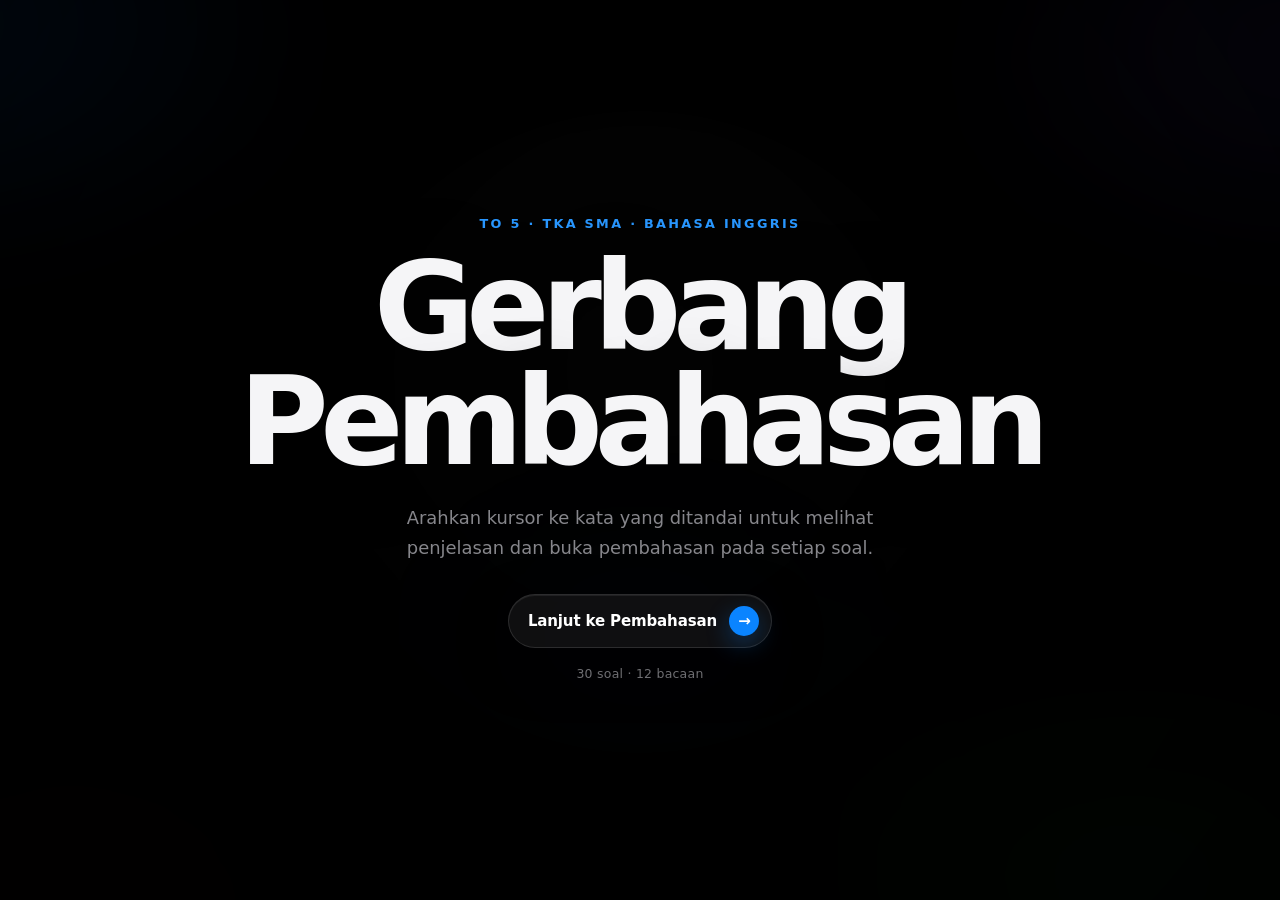
<file: index.html>
<!DOCTYPE html>
<html lang="id">
<head>
<meta charset="utf-8">
<meta name="viewport" content="width=device-width, initial-scale=1">
<meta name="theme-color" content="#000000">
<title>Gerbang Pembahasan · TO 5 TKA SMA Bahasa Inggris</title>
<link rel="stylesheet" href="intro.css">
<link rel="stylesheet" href="page-transition.css">
</head>
<body class="entry-page">
  <main class="entry-shell">
    <section class="entry-card" aria-labelledby="entry-title">
      <p class="eyebrow">TO 5 · TKA SMA · BAHASA INGGRIS</p>
      <h1 id="entry-title">Gerbang Pembahasan</h1>
      <p class="entry-copy">Arahkan kursor ke kata yang ditandai untuk melihat penjelasan dan buka pembahasan pada setiap soal.</p>
      <a class="entry-cta" href="pembahasan.html" data-page-link>
        <span>Lanjut ke Pembahasan</span>
        <span class="entry-arrow" aria-hidden="true">→</span>
      </a>
      <p class="entry-meta">30 soal · 12 bacaan</p>
    </section>
  </main>
<script src="page-transition.js"></script>
</body>
</html>
</file>
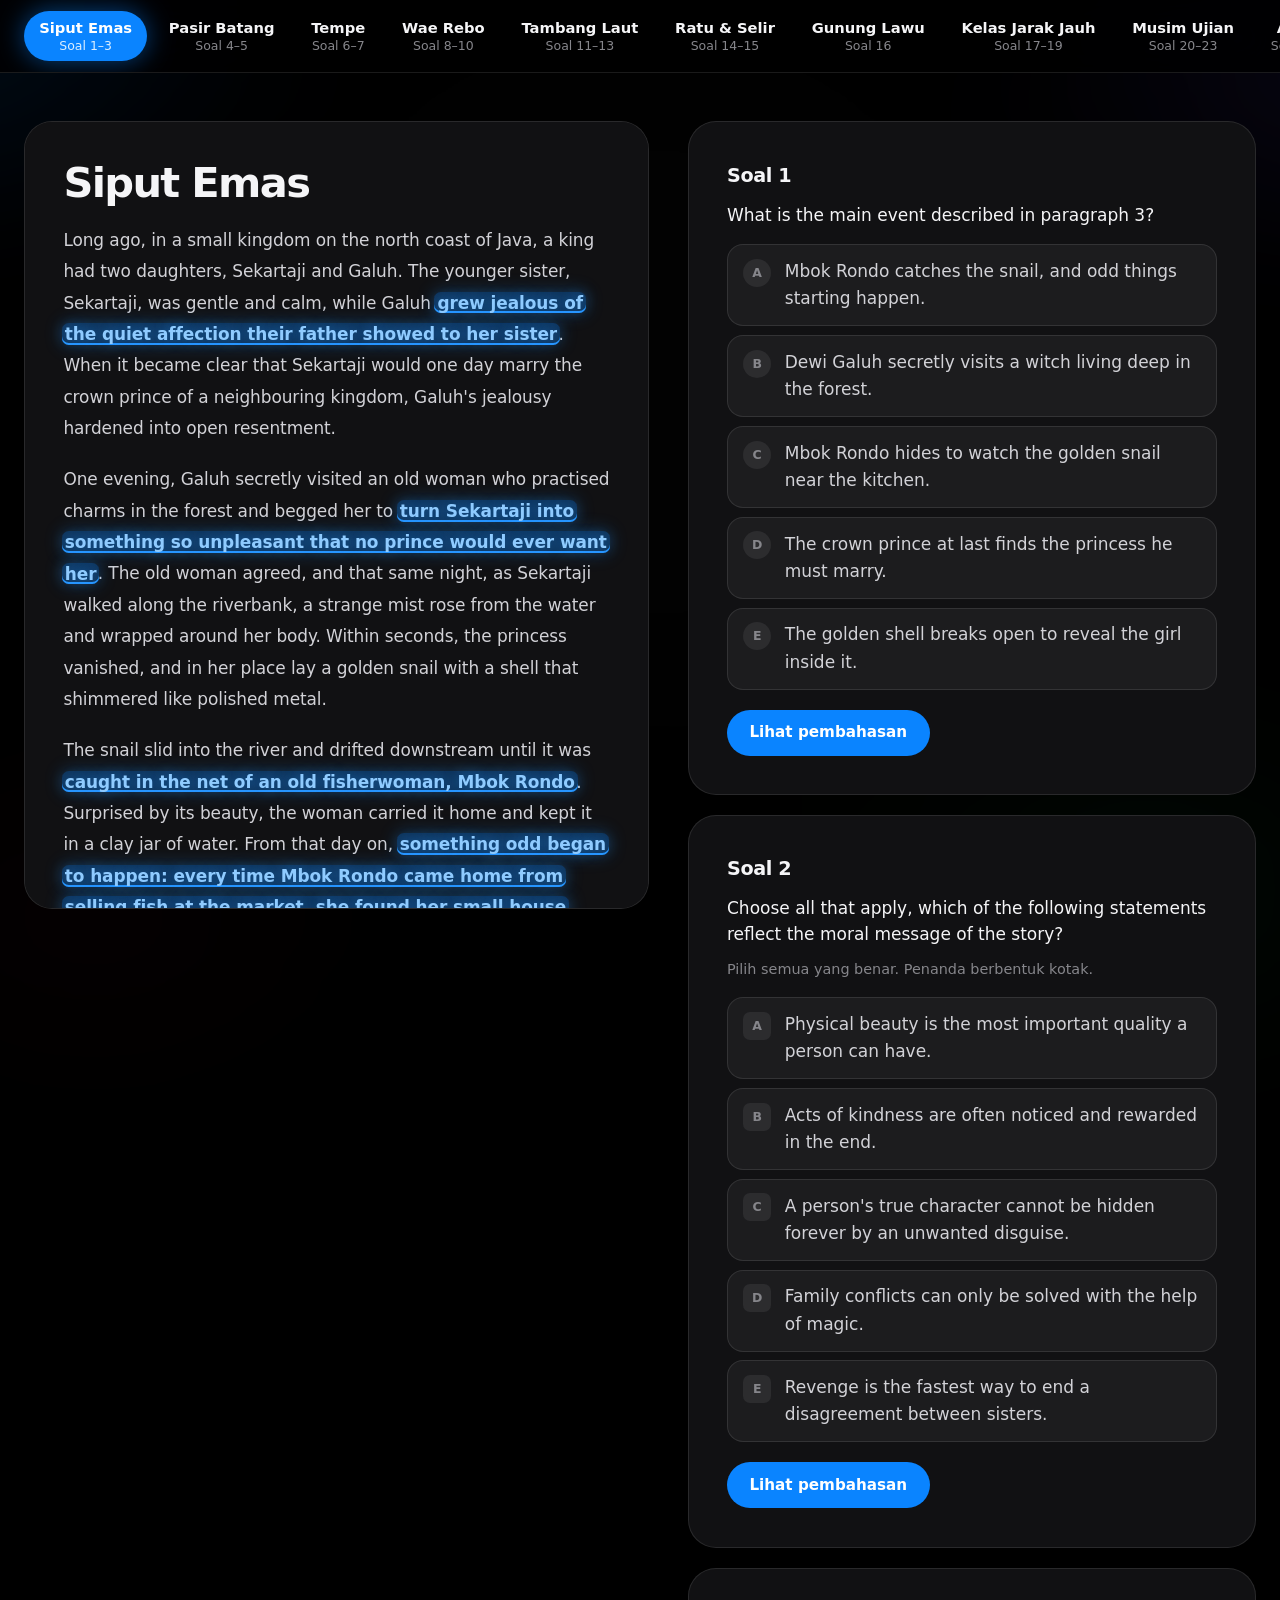
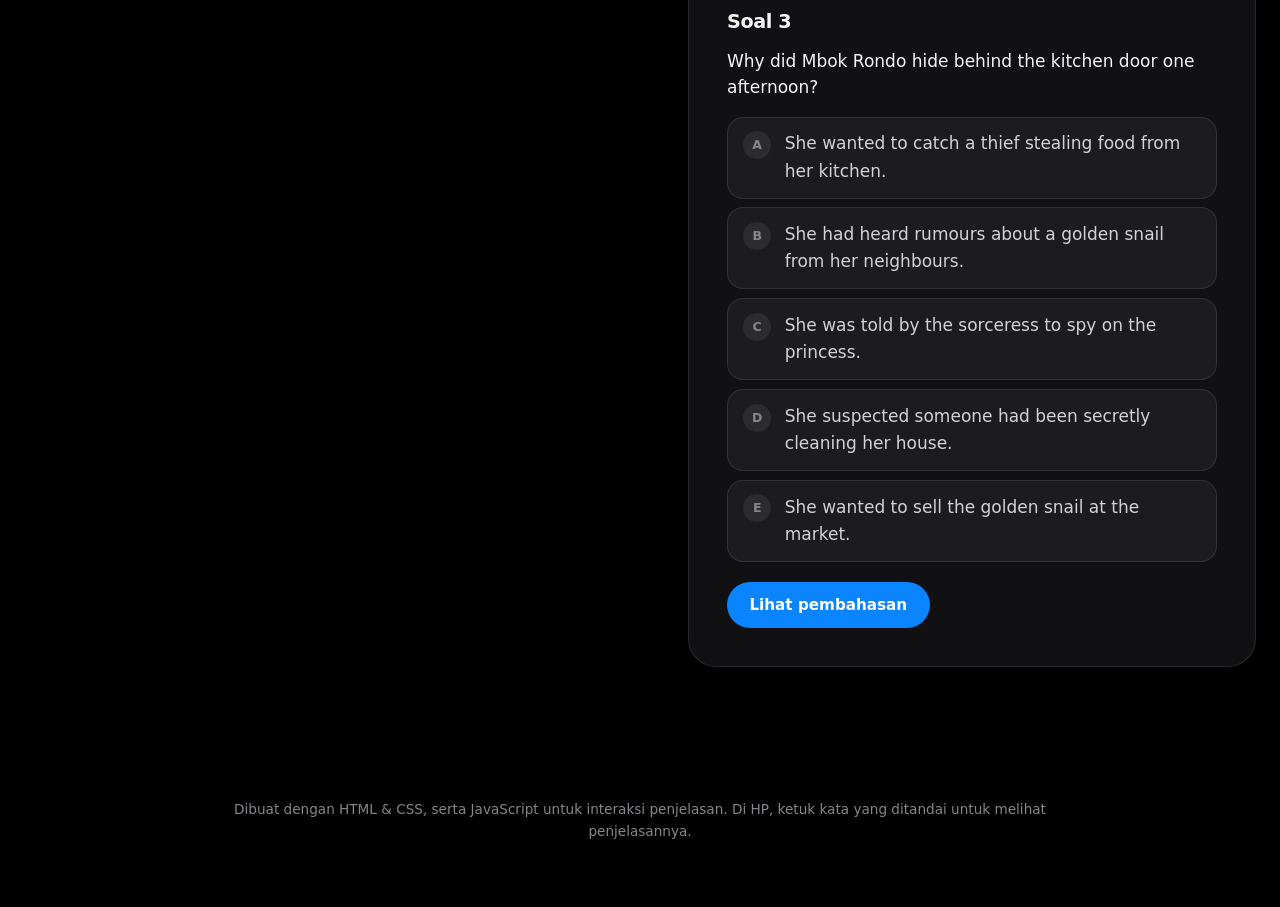
<file: pembahasan.html>
<!DOCTYPE html>
<html lang="id">
<head>
<meta charset="utf-8">
<meta name="viewport" content="width=device-width, initial-scale=1">
<title>TO 5 TKA SMA · Bahasa Inggris — Pembahasan</title>
<link rel="stylesheet" href="style.css">
<link rel="stylesheet" href="page-transition.css">
<meta name="theme-color" content="#000000">
</head>
<body class="reading-page">
<!-- Panji bacaan -->
<nav aria-label="Daftar bacaan">
  <a href="#b1"><b>Siput Emas</b>Soal 1–3</a>
  <a href="#b2"><b>Pasir Batang</b>Soal 4–5</a>
  <a href="#b3"><b>Tempe</b>Soal 6–7</a>
  <a href="#b4"><b>Wae Rebo</b>Soal 8–10</a>
  <a href="#b5"><b>Tambang Laut</b>Soal 11–13</a>
  <a href="#b6"><b>Ratu &amp; Selir</b>Soal 14–15</a>
  <a href="#b7"><b>Gunung Lawu</b>Soal 16</a>
  <a href="#b8"><b>Kelas Jarak Jauh</b>Soal 17–19</a>
  <a href="#b9"><b>Musim Ujian</b>Soal 20–23</a>
  <a href="#b10"><b>Aurora</b>Soal 24–27</a>
  <a href="#b11"><b>Pemadam</b>Soal 28–29</a>
  <a href="#b12"><b>Media Sosial</b>Soal 30</a>
</nav>

<main>

<!-- ================= BACAAN 1 · Soal 1–3 ================= -->
<section class="bacaan" id="b1">
  <div class="aula">

    <article class="gulungan">
      <h2>Siput Emas</h2>
      <p>Long ago, in a small kingdom on the north coast of Java, a king had two daughters, Sekartaji and Galuh. The younger sister, Sekartaji, was gentle and calm, while Galuh <span class="hl" tabindex="0">grew jealous of the quiet affection their father showed to her sister<span class="tip"><b>Akar masalah</b>Rasa iri Galuh adalah penyebab seluruh konflik. Tanpa iri, ia tidak akan mencari sihir.</span></span>. When it became clear that Sekartaji would one day marry the crown prince of a neighbouring kingdom, Galuh's jealousy hardened into open resentment.</p>

      <p>One evening, Galuh secretly visited an old woman who practised charms in the forest and begged her to <span class="hl" tabindex="0">turn Sekartaji into something so unpleasant that no prince would ever want her<span class="tip"><b>Paragraf 2</b>Isi paragraf ini: Galuh meminta kutukan. Ini jawaban pengecoh di soal 1 (opsi b), karena bukan peristiwa paragraf 3.</span></span>. The old woman agreed, and that same night, as Sekartaji walked along the riverbank, a strange mist rose from the water and wrapped around her body. Within seconds, the princess vanished, and in her place lay a golden snail with a shell that shimmered like polished metal.</p>

      <p>The snail slid into the river and drifted downstream until it was <span class="hl" tabindex="0">caught in the net of an old fisherwoman, Mbok Rondo<span class="tip"><b>Peristiwa utama (soal 1)</b>Inti paragraf 3 dimulai dari sini: siput tertangkap, lalu rumah Mbok Rondo mulai dihuni kejadian ajaib.</span></span>. Surprised by its beauty, the woman carried it home and kept it in a clay jar of water. From that day on, <span class="hl" tabindex="0">something odd began to happen: every time Mbok Rondo came home from selling fish at the market, she found her small house swept clean and a warm meal already waiting on the table<span class="tip"><b>Petunjuk soal 3</b>Rumah bersih dan makanan siap saat ia pulang, padahal ia tinggal sendiri. Inilah yang membuatnya curiga.</span></span>, though she lived alone. <span class="hl" tabindex="0">Curious<span class="tip"><b>Kata kunci alasan</b>"Curious" berarti ingin tahu. Ia bersembunyi untuk menyelidiki, bukan karena takut pencuri.</span></span>, the old woman came home early one afternoon and hid behind the kitchen door. She watched in astonishment as the golden shell cracked open and a young woman with long black hair stepped out to sweep the floor. Before Sekartaji could slip back into her shell, Mbok Rondo rushed forward and broke it into pieces on the ground.</p>

      <p>“You are free now, child,” the old woman said gently, helping the trembling princess to her feet. From then on, Sekartaji lived with Mbok Rondo as her adopted daughter, and <span class="hl" tabindex="0">word of a mysterious kind stranger who filled a fisherwoman's house with warmth slowly reached the ears of the crown prince<span class="tip"><b>Pesan moral (soal 2)</b>Kebaikan Sekartaji akhirnya sampai ke telinga sang pangeran. Inilah bukti bahwa kebaikan diperhatikan dan dibalas.</span></span>, who had never stopped searching for the princess he was promised to marry.</p>
    </article>

    <div class="soalan">

      <!-- Soal 1 · pilihan ganda -->
      <article class="soal" id="s1">
        <h3>Soal 1</h3>
        <p class="tanya">What is the main event described in paragraph 3?</p>
        <ol class="opsi">
          <li class="benar">Mbok Rondo catches the snail, and odd things starting happen.</li>
          <li>Dewi Galuh secretly visits a witch living deep in the forest.</li>
          <li>Mbok Rondo hides to watch the golden snail near the kitchen.</li>
          <li>The crown prince at last finds the princess he must marry.</li>
          <li>The golden shell breaks open to reveal the girl inside it.</li>
        </ol>
        <details class="kunci">
          <summary>Lihat pembahasan</summary>
          <div class="jawab">
            <strong>Jawaban: A</strong>
            <p>Soal ini meminta <em>main event</em>, yaitu kejadian yang menaungi seluruh paragraf. Paragraf 3 bergerak dari siput yang tertangkap, dibawa pulang, sampai rumah yang tiba-tiba rapi. Semua itu terangkum di opsi A.</p>
            <p>B adalah isi paragraf 2. D adalah isi paragraf 4. C dan E memang ada di paragraf 3, tetapi hanya detail pendukung di bagian akhir, bukan inti keseluruhannya.</p>
          </div>
        </details>
      </article>

      <!-- Soal 2 · pilihan jamak -->
      <article class="soal" id="s2">
        <h3>Soal 2</h3>
        <p class="tanya">Choose all that apply, which of the following statements reflect the moral message of the story?</p>
        <p class="petunjuk">Pilih semua yang benar. Penanda berbentuk kotak.</p>
        <ol class="opsi multi">
          <li>Physical beauty is the most important quality a person can have.</li>
          <li class="benar">Acts of kindness are often noticed and rewarded in the end.</li>
          <li class="benar">A person's true character cannot be hidden forever by an unwanted disguise.</li>
          <li>Family conflicts can only be solved with the help of magic.</li>
          <li>Revenge is the fastest way to end a disagreement between sisters.</li>
        </ol>
        <details class="kunci">
          <summary>Lihat pembahasan</summary>
          <div class="jawab">
            <strong>Jawaban: B dan C</strong>
            <p><b>B benar.</b> Kebaikan Sekartaji di rumah Mbok Rondo terdengar sampai ke pangeran. <b>C benar.</b> Sekalipun diubah menjadi siput, sifat aslinya yang lembut tetap terlihat lewat perbuatannya.</p>
            <p>A salah, karena cerita justru menunjukkan kecantikan fisik tidak menentukan nilai seseorang. D salah, karena sihir adalah penyebab masalah, bukan penyelesaiannya. E salah, karena tidak ada tokoh yang membalas dendam sebagai jalan keluar.</p>
          </div>
        </details>
      </article>

      <!-- Soal 3 · pilihan ganda -->
      <article class="soal" id="s3">
        <h3>Soal 3</h3>
        <p class="tanya">Why did Mbok Rondo hide behind the kitchen door one afternoon?</p>
        <ol class="opsi">
          <li>She wanted to catch a thief stealing food from her kitchen.</li>
          <li>She had heard rumours about a golden snail from her neighbours.</li>
          <li>She was told by the sorceress to spy on the princess.</li>
          <li class="benar">She suspected someone had been secretly cleaning her house.</li>
          <li>She wanted to sell the golden snail at the market.</li>
        </ol>
        <details class="kunci">
          <summary>Lihat pembahasan</summary>
          <div class="jawab">
            <strong>Jawaban: D</strong>
            <p>Teks menyebut rumahnya selalu bersih dan makanan sudah tersedia, padahal ia hidup sendiri. Kata <em>Curious</em> menunjukkan ia ingin tahu siapa pelakunya, jadi ia pulang lebih awal dan bersembunyi.</p>
            <p>A salah karena tidak ada makanan yang hilang, justru makanan bertambah. B dan C tidak disebut di teks. E salah karena ia terkesan oleh keindahan siput itu, bukan ingin menjualnya.</p>
          </div>
        </details>
      </article>

    </div>
  </div>
</section>


<!-- ================= BACAAN 2 ================= -->
<section class="bacaan" id="b2">
  <div class="aula">
    <article class="gulungan">
      <h2>Pasir Batang</h2>
<p>In the kingdom of Pasir Batang, an old king had seven daughters. Before stepping down from the throne, he called them together and announced that Purbasari, his youngest daughter, would inherit the kingdom instead of her elder sisters. His decision shocked the court, for it broke the tradition of passing the crown to the eldest child.</p>
<p>Purbasari's eldest sister, Purbararang, could not accept losing her right to rule. Burning with anger, she visited a healer who secretly practised dark charms and asked for a curse strong enough to ruin her sister's chances forever. That night, <span class="hl" tabindex="0">dark spots began spreading across Purbasari's skin<span class="tip"><b>Kondisi yang bisa berubah (soal 5)</b>Soal 5 bertanya bagaimana kondisi ini bisa berubah. Kutukan dalam dongeng biasanya punya cara untuk dipatahkan.</span></span>, and by morning her once-smooth face and arms were covered in blemishes.</p>
<p>Using the sudden change as proof that Purbasari was cursed and unfit to rule, Purbararang convinced the palace council to send her younger sister away from the palace. Purbasari was taken far into the forest and left near a quiet lake at the edge of the jungle, with only a small hut and one loyal servant for company.</p>
<p>Weeks passed, and Purbasari slowly grew used to life among the trees and wild animals. One evening, as she sat alone by the lake, a large blackfaced monkey climbed down from a nearby tree and <span class="hl" tabindex="0">approached without any sign of fear<span class="tip"><b>Petunjuk soal 4</b>Hewan liar biasanya takut manusia. Keberanian monyet ini adalah tanda pertama bahwa ia bukan monyet biasa.</span></span>. Unlike the other animals, <span class="hl" tabindex="0">this monkey seemed to sense her sadness<span class="tip"><b>Petunjuk soal 4 dan 5</b>Monyet itu peka dan peduli. Kebaikan dua arah antara Purbasari dan monyet inilah yang jadi dasar prediksi.</span></span>, staying close to her hut every night and leaving wild fruit at her doorstep each morning.</p>
    </article>
    <div class="soalan">
      <article class="soal" id="s4">
        <h3>Soal 4</h3>
        <p class="tanya">Based on the clues in the story so far, which of the following are reasonable predictions about what happens next? (Choose all that apply)</p><p class="petunjuk">Pilih semua yang benar. Penanda berbentuk belah ketupat.</p>
        <ol class="opsi multi"><li class="benar">The monkey will turn out to have a special connection to Purbasari's fate.</li><li>Purbasari will remain cursed with dark skin for the rest of her life.</li><li>The loyal servant will secretly poison Purbasari out of jealousy.</li><li class="benar">The monkey's unusual kindness suggests it is not an ordinary animal.</li><li>Purbararang will travel to the forest to check on her sister's condition.</li></ol>
        <details class="kunci">
          <summary>Lihat pembahasan</summary>
          <div class="jawab"><strong>Jawaban: A dan D</strong><p>Prediksi yang masuk akal harus punya dasar di teks. Monyet itu mendekat tanpa takut, merasakan kesedihan Purbasari, dan tiap pagi meninggalkan buah liar. Perilaku tak lazim ini menyiratkan ia punya hubungan khusus dengan nasib Purbasari (A) dan bukan hewan biasa (D).</p><p>B terlalu mutlak: kata <em>for the rest of her life</em> jarang cocok untuk dongeng yang sedang membangun harapan. C tak berdasar karena pelayannya digambarkan <em>loyal</em>. E tak didukung: Purbararang justru ingin adiknya tersingkir, bukan memeriksa keadaannya.</p></div>
        </details>
      </article>

      <article class="soal" id="s5">
        <h3>Soal 5</h3>
        <p class="tanya">Which of the following are reasonable predictions about how Purbasari's condition might change later in the story?</p><p class="petunjuk">Pilih semua yang benar. Penanda berbentuk belah ketupat.</p>
        <ol class="opsi multi"><li>The healer who cast the curse will regret it and undo it herself.</li><li class="benar">The curse will be broken through an act of genuine kindness or love.</li><li>The old king will return to remove the curse using royal magic.</li><li>Purbararang will confess her plan to the palace council.</li><li class="benar">Purbasari's kindness toward the monkey may eventually be repaid.</li></ol>
        <details class="kunci">
          <summary>Lihat pembahasan</summary>
          <div class="jawab"><strong>Jawaban: B dan E</strong><p>Pertanyaannya spesifik: perubahan <em>kondisi Purbasari</em>. Teks menanam benih kebaikan antara Purbasari dan monyet, jadi masuk akal bila kutukan terpatahkan lewat kebaikan atau cinta (B) dan kebaikannya pada monyet terbalas (E).</p><p>A tak berdasar: sang tabib bertindak atas permintaan Purbararang dan tak ada tanda penyesalan. C tak berdasar: raja sudah turun takhta dan tak disebut kembali. D tentang pengakuan Purbararang, bukan tentang perubahan kondisi Purbasari.</p></div>
        </details>
      </article>
    </div>
  </div>
</section>

<!-- ================= BACAAN 3 ================= -->
<section class="bacaan" id="b3">
  <div class="aula">
    <article class="gulungan">
      <h2>Tempe Buatan Rumah</h2>
<p>Tempeh, a fermented soybean cake originally from Java, is often praised abroad as a “superfood,” yet fewer people know how straightforward it is to make at home with just a few ingredients and a warm, humid spot in the kitchen. Making tempeh yourself not only costs far less than buying it packaged but also lets you control exactly how firm or how mild the finished cake turns out to be.</p>
<p>To begin, you will need half a kilogram of dried soybeans, a tablespoon of tempeh starter culture known as ragi tempe, a pot large enough to boil the beans, a colander for draining, and either small perforated plastic bags or fresh banana leaves for wrapping. A needle or a thin skewer is also useful for poking tiny air holes into the wrapping material.</p>
<p><span class="hl" tabindex="0">First, soak the dried soybeans in water<span class="tip"><b>Tahap 1: rendam dan kupas</b>Kata <em>First</em> menandai awal proses.</span></span> for about eight hours or overnight, then rub the softened beans between your hands to loosen and remove their outer skins, which should float to the surface and can be skimmed away. Next, <span class="hl" tabindex="0">boil the peeled beans<span class="tip"><b>Tahap 2: rebus dan dinginkan</b>Direbus setelah dikupas, lalu didinginkan sampai hangat-hangat kuku.</span></span> for thirty to forty minutes until they are tender but not mushy, then drain them thoroughly and spread them out to cool until they feel barely warm to the touch.</p>
<p>Once the beans have cooled, <span class="hl" tabindex="0">sprinkle the ragi tempe evenly over them<span class="tip"><b>Tahap 3: campur ragi</b>Ragi baru ditabur <em>Once the beans have cooled</em>, yaitu setelah kacang dingin.</span></span> and mix well so that every bean is lightly coated with the starter culture. Pack the inoculated beans tightly into the prepared bags or banana leaf parcels, pressing out any trapped air, then use the needle to <span class="hl" tabindex="0">poke small holes every two to three centimetres<span class="tip"><b>Tahap 4: bungkus dan lubangi</b>Kacang dibungkus rapat, lalu dilubangi agar jamur bisa bernapas.</span></span> along each parcel so the growing mould can breathe.</p>
<p><span class="hl" tabindex="0">Leave the wrapped parcels undisturbed<span class="tip"><b>Tahap 5: fermentasi</b>Tahap terakhir: diamkan di tempat hangat 24 sampai 36 jam.</span></span> in a warm spot, ideally around thirty degrees Celsius, for twenty-four to thirty-six hours, checking occasionally for a thin layer of white mould binding the beans into a firm block. The tempeh is ready once it holds together as a solid cake, but if you notice a strong ammonia-like smell or patches of black or grey mould rather than white, <span class="hl" tabindex="0">it is a sign that fermentation has gone wrong and the batch should be discarded<span class="tip"><b>Jawaban soal 6</b>Bau amonia kuat berarti fermentasi gagal, dan teks menyuruh adonan dibuang.</span></span>.</p>
    </article>
    <div class="soalan">
      <article class="soal" id="s6">
        <h3>Soal 6</h3>
        <p class="tanya">According to the text, what should be done if the tempeh gives off a strong ammonia-like smell?</p>
        <ol class="opsi"><li>The parcel should be left for another two days to continue fermenting.</li><li>More ragi tempe should be sprinkled on to fix the fermentation.</li><li class="benar">The batch should be discarded because fermentation has gone wrong.</li><li>The parcel should be moved to a cooler spot to slow the mould growth.</li><li>The beans should be boiled again to remove the smell.</li></ol>
        <details class="kunci">
          <summary>Lihat pembahasan</summary>
          <div class="jawab"><strong>Jawaban: C</strong><p>Kalimat terakhir teks menyebut bau amonia kuat atau bercak hitam atau abu-abu sebagai tanda fermentasi gagal, sehingga adonan harus dibuang (<em>discarded</em>).</p><p>A, B, D, dan E semuanya berusaha memperbaiki adonan, padahal teks tidak menyarankan perbaikan apa pun.</p></div>
        </details>
      </article>

      <article class="soal" id="s7">
        <h3>Soal 7</h3>
        <p class="tanya">Which sequence correctly outlines the main stages of the process, from first to last?</p>
        <ol class="opsi"><li>Wrap and poke holes → soak and peel the beans → boil and cool them → mix with starter culture → ferment in a warm spot.</li><li>Boil the beans → soak and peel them → wrap and poke holes → mix with starter culture → ferment in a warm spot.</li><li>Mix with starter culture → soak and peel the beans → boil and cool them → ferment in a warm spot → wrap and poke holes</li><li class="benar">Soak and peel the beans → boil and cool them → mix with starter culture → wrap and poke holes → ferment in a warm spot.</li><li>Soak and peel the beans → mix with starter culture → boil and cool them → wrap and poke holes → ferment in a warm spot.</li></ol>
        <details class="kunci">
          <summary>Lihat pembahasan</summary>
          <div class="jawab"><strong>Jawaban: D</strong><p>Ikuti penanda urutan di teks: rendam dan kupas, rebus dan dinginkan, campur ragi, bungkus dan lubangi, lalu fermentasi.</p><p>A membungkus sebelum merendam. B merebus sebelum merendam. C memfermentasi sebelum membungkus. E menabur ragi sebelum merebus, padahal teks menaburnya setelah kacang dingin.</p></div>
        </details>
      </article>
    </div>
  </div>
</section>

<!-- ================= BACAAN 4 ================= -->
<section class="bacaan" id="b4">
  <div class="aula">
    <article class="gulungan">
      <h2>Wae Rebo</h2>
<p>Hidden in the highlands of Flores, East Nusa Tenggara, Wae Rebo sits <span class="hl" tabindex="0">more than a thousand metres above sea level<span class="tip"><b>Tersurat (soal 8, B)</b>Ketinggian disebut langsung di kalimat pertama.</span></span>, wrapped in mist for most of the year. Reaching the village requires a three-to-four-hour trek through dense forest, a journey that keeps Wae Rebo <span class="hl" tabindex="0">largely untouched by modern development<span class="tip"><b>Petunjuk soal 9</b>Perhatikan kata <em>largely</em> (sebagian besar). Artinya belum banyak berubah, bukan menolak total.</span></span> and gives visitors the feeling of stepping into another era.</p>
<p>The village is best known for its seven cone-shaped houses called Mbaru Niang, each rising nearly fifteen metres and built entirely from wood, bamboo, and layers of dried palm fibre <span class="hl" tabindex="0">without a single nail<span class="tip"><b>Tersurat (soal 8, D)</b>Rumah Mbaru Niang dibangun tanpa paku, ditulis langsung di teks.</span></span>. Inside, the houses are divided into five levels, with the lowest floor used for daily family life and the upper levels reserved for storing seeds, food supplies, and, at the very top, offerings for the ancestors. Around a hundred people, all descended from the same ancestor, still live according to customs passed down for generations. Coffee farming remains their main source of income, and visitors are often invited to help pick and roast beans grown on the surrounding slopes, an experience that has slowly made Wae Rebo known among travellers seeking something beyond typical tourist destinations.</p>
<p>What makes the village remarkable is not only its architecture but also the quiet rhythm of life within it. There are no motor vehicles, no shops selling souvenirs, and <span class="hl" tabindex="0">electricity reached the village only within the last decade<span class="tip"><b>Tersurat (soal 8, E)</b><em>Within the last decade</em> berarti dalam sepuluh tahun terakhir.</span></span>, through a small hydroelectric generator. In 2012, Wae Rebo received the UNESCO Asia-Pacific Award for Cultural Heritage Conservation, recognising the community's effort to preserve both its unique houses and its way of life.</p>
    </article>
    <div class="soalan">
      <article class="soal" id="s8">
        <h3>Soal 8</h3>
        <p class="tanya">Which of the following statements are explicitly stated in the text? (Choose all that apply)</p><p class="petunjuk">Pilih semua yang benar. Penanda berbentuk belah ketupat.</p>
        <ol class="opsi multi"><li>Wae Rebo has been a well-known tourist destination for over a century.</li><li class="benar">Wae Rebo is located more than a thousand metres above sea level.</li><li>The village was founded by the local government as a tourism project.</li><li class="benar">The Mbaru Niang houses are built without using any nails.</li><li class="benar">Electricity reached the village within the last ten years.</li></ol>
        <details class="kunci">
          <summary>Lihat pembahasan</summary>
          <div class="jawab"><strong>Jawaban: B dan D dan E</strong><p>Soal ini meminta informasi yang <em>explicitly stated</em>, yaitu tertulis langsung. B: ketinggian lebih dari seribu meter. D: rumah dibangun tanpa paku. E: listrik tiba dalam satu dekade terakhir.</p><p>A salah: teks tidak menyebut Wae Rebo terkenal selama satu abad, malah menyebut desa itu baru perlahan dikenal. C tak disebut: tidak ada informasi bahwa pemerintah mendirikan desa ini.</p></div>
        </details>
      </article>

      <article class="soal" id="s9">
        <h3>Soal 9</h3>
        <p class="tanya">The phrase “untouched by modern development” in paragraph 1 most likely means that Wae Rebo…</p>
        <ol class="opsi"><li>has completely rejected all forms of technology.</li><li>has never been visited by outsiders before.</li><li>is planning to modernize in the near future.</li><li class="benar">has remained largely untouched by modern change.</li><li>was recently damaged by construction projects.</li></ol>
        <details class="kunci">
          <summary>Lihat pembahasan</summary>
          <div class="jawab"><strong>Jawaban: D</strong><p>Konteksnya ada di kalimat yang sama: desa ini perlu trek tiga sampai empat jam, dan teks memakai kata <em>largely</em>. Artinya sebagian besar masih bebas dari perubahan modern.</p><p>A terlalu ekstrem karena desa ini punya listrik tenaga air. B salah karena ada pengunjung. C dan E tak punya dasar di teks.</p></div>
        </details>
      </article>

      <article class="soal" id="s10">
        <h3>Soal 10</h3>
        <p class="tanya">What is the text mainly about?</p>
        <ol class="opsi"><li>The economic struggles faced by coffee farmers in Flores.</li><li class="benar">The unique traditional village of Wae Rebo and its way of life.</li><li>The process of constructing traditional wooden houses in Indonesia.</li><li>The steps travellers must take to reach remote parts of Flores.</li><li>The history of UNESCO heritage awards in Southeast Asia.</li></ol>
        <details class="kunci">
          <summary>Lihat pembahasan</summary>
          <div class="jawab"><strong>Jawaban: B</strong><p>Paragraf 1 memperkenalkan lokasi, paragraf 2 membahas rumah dan kehidupan warga, paragraf 3 membahas ritme hidup dan penghargaan UNESCO. Semuanya tentang desa Wae Rebo dan cara hidupnya.</p><p>A, C, D, dan E hanya mengambil satu detail atau topik yang tidak dibahas.</p></div>
        </details>
      </article>
    </div>
  </div>
</section>


<!-- ================= BACAAN 5 ================= -->
<section class="bacaan" id="b5">
  <div class="aula">
    <article class="gulungan">
      <h2>Tambang Laut Dalam</h2>
<p>As the world races to replace fossil fuels with batteries for electric vehicles and renewable energy storage, demand for minerals such as cobalt, nickel, and manganese has surged, and mining companies have begun eyeing an unexpected source: the deep ocean floor. Vast fields of potatosized rock nodules containing these metals lie scattered across the seabed, thousands of metres below the surface, and while extracting them could speed up the shift away from fossil fuels, deep-sea mining should not go ahead until its long-term effects are far better understood. Mining companies argue that seabed nodules <span class="hl" tabindex="0">can be collected without the extensive land clearing, ore refining waste, and community displacement<span class="tip"><b>Argumen mendukung (soal 11)</b>Ini klaim perusahaan tambang: pengambilan di dasar laut disebut lebih bersih daripada tambang darat.</span></span> typically associated with land-based mining. A single field surveyed in the Pacific Ocean is estimated to hold <span class="hl" tabindex="0">more nickel and cobalt than all known reserves on land combined<span class="tip"><b>Argumen mendukung (soal 11)</b>Jumlah yang besar dipakai sebagai alasan untuk menambang.</span></span>, offering a potential shortcut past the supply bottlenecks currently slowing battery production worldwide.</p>
<p>Marine biologists, however, warn that the deep seabed hosts <span class="hl" tabindex="0">ecosystems scientists have barely begun to study<span class="tip"><b>Argumen menentang</b>Pembicaranya para ahli biologi laut. Semua pilihan soal 11 yang berasal dari sini bukan argumen pendukung.</span></span>, with some species discovered only in the last decade found nowhere else on Earth. Mining equipment dragged across the ocean floor would stir up sediment clouds capable of smothering marine life far beyond the immediate mining site, and because deep-sea organisms often grow and reproduce extremely slowly, any damage caused could take centuries, rather than years, to recover.</p>
<p>Weighing these two positions together suggests <span class="hl" tabindex="0">a middle path<span class="tip"><b>Kunci soal 12 dan 13</b>Penulis tidak melarang total dan tidak menyetujui penuh. Ia memilih jalan tengah.</span></span>: rather than banning or approving deep-sea mining outright, regulators could support strict independent environmental monitoring and limit extraction to carefully mapped zones while more research is carried out, allowing the mineral supply chain to grow without repeating the irreversible mistakes made in some land-based mining regions.</p>
<p>For this reason, permitting large-scale deep-sea mining before its ecological consequences are fully understood carries a risk too significant to ignore. <span class="hl" tabindex="0">A slower, evidence-based approach<span class="tip"><b>Sikap penulis (soal 13)</b>Penulis condong ke riset dan kehati-hatian sebelum penambangan besar-besaran.</span></span> would allow the world to secure the minerals it needs for clean energy without causing damage to ecosystems that, once destroyed, may never recover.</p>
    </article>
    <div class="soalan">
      <article class="soal" id="s11">
        <h3>Soal 11</h3>
        <p class="tanya">Which of the following statements represent arguments IN FAVOUR of deep-sea mining? (Choose all that apply)</p><p class="petunjuk">Pilih semua yang benar. Penanda berbentuk belah ketupat.</p>
        <ol class="opsi multi"><li class="benar">Seabed nodules can be collected without large-scale land clearing.</li><li>Deep-sea ecosystems are still poorly understood by scientists.</li><li class="benar">A single seabed field may hold more nickel and cobalt than all land reserves combined.</li><li>Deep-sea organisms often grow and reproduce very slowly.</li><li>Mining equipment can stir up sediment clouds that smother marine life.</li></ol>
        <details class="kunci">
          <summary>Lihat pembahasan</summary>
          <div class="jawab"><strong>Jawaban: A dan C</strong><p>Soal meminta argumen yang <em>mendukung</em>. Argumen pro datang dari perusahaan tambang di paragraf 1: tanpa pembukaan lahan besar (A) dan satu ladang bisa menyimpan nikel dan kobalt lebih banyak daripada seluruh cadangan di darat (C).</p><p>B, D, dan E berasal dari para ahli biologi laut di paragraf 2, jadi justru argumen yang menentang.</p></div>
        </details>
      </article>

      <article class="soal" id="s12">
        <h3>Soal 12</h3>
        <p class="tanya">By combining the viewpoints presented in paragraphs 2, 3, and 4, which conclusions are supported by the text? (Choose all that apply)</p><p class="petunjuk">Pilih semua yang benar. Penanda berbentuk belah ketupat.</p>
        <ol class="opsi multi"><li class="benar">The mineral benefits of deep-sea mining must be weighed against risks to marine ecosystems.</li><li>Scientists have already fully mapped every deep-sea ecosystem affected by mining.</li><li>Deep-sea mining should be banned completely everywhere in the ocean.</li><li class="benar">Independent monitoring and limited mining zones could allow research to continue safely.</li><li>Recovery of damaged deep-sea ecosystems happens within just a few years.</li></ol>
        <details class="kunci">
          <summary>Lihat pembahasan</summary>
          <div class="jawab"><strong>Jawaban: A dan D</strong><p>A: manfaat mineral harus ditimbang dengan risiko bagi ekosistem. D: paragraf 3 menyarankan pemantauan independen dan zona terbatas selama penelitian berlanjut.</p><p>B salah: ilmuwan baru mulai mempelajari ekosistem itu. C salah: teks menolak larangan total maupun persetujuan penuh. E salah: pemulihan butuh berabad-abad, bukan beberapa tahun.</p></div>
        </details>
      </article>

      <article class="soal" id="s13">
        <h3>Soal 13</h3>
        <p class="tanya">Which of the following ideas are implied by the text, even though they are not directly stated? (Choose all that apply)</p><p class="petunjuk">Pilih semua yang benar. Penanda berbentuk belah ketupat.</p>
        <ol class="opsi multi"><li class="benar">The author supports cautious research over immediate large-scale mining</li><li>The author believes minerals for clean energy should be abandoned altogether.</li><li class="benar">Recently discovered deep-sea species could be unique and completely irreplaceable.</li><li>Land-based mining has never caused any lasting environmental damage.</li><li class="benar">Strict regulatory oversight balances mineral demand with vital ecological protection.</li></ol>
        <details class="kunci">
          <summary>Lihat pembahasan</summary>
          <div class="jawab"><strong>Jawaban: A, C, dan E</strong><p>Soal ini meminta gagasan yang <em>tersirat</em>. Penulis menginginkan pendekatan yang lebih lambat dan berbasis bukti, jadi ia mendukung riset hati-hati (A). Spesies yang hanya ada di sana dan butuh waktu lama untuk pulih menyiratkan sulit tergantikan (C). Pengawasan ketat menyiratkan keseimbangan antara kebutuhan mineral dan perlindungan ekosistem (E).</p><p>B salah: penulis tetap ingin mineral untuk energi bersih. D salah: teks justru menyinggung kesalahan tak terpulihkan di beberapa wilayah tambang darat.</p></div>
        </details>
      </article>
    </div>
  </div>
</section>

<!-- ================= BACAAN 6 ================= -->
<section class="bacaan" id="b6">
  <div class="aula">
    <article class="gulungan">
      <h2>Ratu dan Selir</h2>
<p>In a kingdom by the sea, a queen was falsely accused by a jealous concubine of betraying the king, and though she was innocent, the king ordered her banished into the forest while she was still pregnant. <span class="hl" tabindex="0">A loyal minister could not bring himself to carry out the execution<span class="tip"><b>Fakta latar (soal 15)</b>Ini kejadian masa lalu. Ia menjelaskan bagaimana Cindelaras lahir, tetapi tidak menarik kebenaran ke istana.</span></span> the king had demanded, and instead left the queen deep in the jungle, where she later gave birth to a son named Cindelaras. Raised far from the palace, Cindelaras grew up learning the ways of the forest from his mother and the animals around him. One day, an eagle dropped a single egg into his lap, and out of curiosity he kept it warm until it hatched into an unusual rooster with feathers that shimmered gold in the sunlight.</p>
<p>As the rooster grew, Cindelaras noticed something strange: whenever it crowed, the sound did not come out as an ordinary “cock-a-doodle-doo,” but instead <span class="hl" tabindex="0">formed words that hinted at a palace, a wrongly accused queen, and a hidden son<span class="tip"><b>Petunjuk utama (soal 14 dan 15)</b>Kokok ayam ini membawa rahasia yang mengarah ke istana, ke ratu yang difitnah, dan ke anak yang tersembunyi.</span></span>. <span class="hl" tabindex="0">Villagers who heard the rooster's unusual crow began travelling from far away<span class="tip"><b>Petunjuk soal 15</b>Kabar menyebar luas dan akhirnya sampai ke istana.</span></span> just to witness it, and news of the golden rooster eventually reached the royal court itself. <span class="hl" tabindex="0">Intrigued, the king ordered his men to bring<span class="tip"><b>Petunjuk soal 14 dan 15</b>Raja sendiri yang memanggil Cindelaras ke istana, tempat kebenaran bisa terungkap.</span></span> the young forest boy and <span class="hl" tabindex="0">his remarkable rooster<span class="tip"><b>Petunjuk soal 14</b>Ayam jantan ini istimewa, jadi wajar bila diprediksi menang.</span></span> to the palace, offering to match the bird in a cockfight against his own prized rooster, with anything Cindelaras wished for as the prize if his bird won.</p>
    </article>
    <div class="soalan">
      <article class="soal" id="s14">
        <h3>Soal 14</h3>
        <p class="tanya">Based on the clues so far, which of the following are reasonable predictions about what will happen at the palace? (Choose all that apply)</p><p class="petunjuk">Pilih semua yang benar. Penanda berbentuk belah ketupat.</p>
        <ol class="opsi multi"><li>The king will immediately recognise Cindelaras as a common village boy.</li><li class="benar">Cindelaras's rooster will likely win the cockfight against the king's rooster.</li><li class="benar">The rooster's strange crowing may reveal the truth about the queen's innocence.</li><li>Cindelaras will refuse to enter the palace out of fear.</li><li class="benar">The king may begin to suspect a connection between Cindelaras and his banished queen.</li></ol>
        <details class="kunci">
          <summary>Lihat pembahasan</summary>
          <div class="jawab"><strong>Jawaban: B, C, dan E</strong><p>Prediksi yang baik didukung petunjuk. Ayam jantan itu luar biasa, jadi wajar bila menang (B). Kokoknya berisi petunjuk tentang ratu yang difitnah, jadi bisa membuka kebenaran (C). Karena kokok itu menyebut istana dan putra tersembunyi, raja bisa mulai curiga (E).</p><p>A salah: Cindelaras dibesarkan di hutan dan raja tidak tahu ia punya putra. D salah: ia datang karena dipanggil dan tak ada tanda ia takut.</p></div>
        </details>
      </article>

      <article class="soal" id="s15">
        <h3>Soal 15</h3>
        <p class="tanya">Which details from the story support the prediction that Cindelaras's true identity will eventually be revealed? (Choose all that apply)</p><p class="petunjuk">Pilih semua yang benar. Penanda berbentuk belah ketupat.</p>
        <ol class="opsi multi"><li class="benar">The rooster's crow contains hints about a palace and a hidden son.</li><li class="benar">The king is curious enough to summon Cindelaras and his rooster to the palace.</li><li>The concubine felt jealous of the queen from the very beginning.</li><li class="benar">Villagers travel from far away to hear the rooster crow, and news reaches the court.</li><li>The loyal minister could not bring himself to execute the queen.</li></ol>
        <details class="kunci">
          <summary>Lihat pembahasan</summary>
          <div class="jawab"><strong>Jawaban: A, B, dan D</strong><p>Soal meminta detail yang mendukung bahwa identitas Cindelaras akan terungkap, yaitu hal yang mendekatkan kebenaran ke istana. A: kokok menyebut istana dan putra tersembunyi. B: raja memanggilnya sendiri ke istana. D: kabar menyebar sampai ke istana.</p><p>C dan E adalah fakta masa lalu yang tidak mengarah pada terungkapnya identitasnya sekarang.</p></div>
        </details>
      </article>
    </div>
  </div>
</section>

<!-- ================= BACAAN 7 ================= -->
<section class="bacaan" id="b7">
  <div class="aula">
    <article class="gulungan">
      <h2>Joko Kendil</h2>
<p>In a small village near Mount Lawu lived a poor widow who longed for a child. After years of prayer, she finally gave birth — but to everyone's shock, her baby was not an ordinary child. He came into the world curled inside a large clay jar, and villagers began whispering that the widow had been cursed.</p>
<p>Despite his strange form, the widow loved her son deeply and named him Joko Kendil, “kendil” being the word for a clay pot. As he grew older, Joko Kendil could speak, think, and move about by rolling his jar-shaped body across the floor, though he never left it, not even to eat or sleep. One day, the king of the region announced that his daughter, Princess Retno Dumilah, would marry any man who could clear the royal garden of a wild boar that had been destroying the crops for months. <span class="hl" tabindex="0">Warriors and noblemen from every corner of the kingdom failed one after another<span class="tip"><b>Kontras</b>Orang-orang yang tampak kuat gagal. Yang berhasil justru Joko Kendil yang bentuknya tak biasa.</span></span>, some returning injured, others not returning at all.</p>
<p>To everyone's astonishment, Joko Kendil asked his mother's permission to try. Rolling himself all the way to the palace, he waited quietly in the garden until nightfall, when the boar came out to feed. With surprising speed, he trapped the animal inside his jar and sealed the opening, dragging the boar to the king's feet the next morning.</p>
<p><span class="hl" tabindex="0">True to his promise, the king allowed Retno Dumilah to choose her husband<span class="tip"><b>Memilih sendiri (soal 16)</b>Pilihan ada di tangan sang putri. Ini menggugurkan opsi bahwa ia sekadar menuruti ayahnya.</span></span> from the men who had attempted the task, and she chose Joko Kendil without hesitation, for <span class="hl" tabindex="0">she alone had noticed his patience and courage<span class="tip"><b>Jawaban soal 16</b>Alasannya tertulis langsung: ia melihat kesabaran dan keberanian, bukan rupa.</span></span>. On their wedding night, the clay jar cracked open to reveal a handsome young man underneath, and the two ruled the kingdom together with a fairness people still spoke of for generations.</p>
    </article>
    <div class="soalan">
      <article class="soal" id="s16">
        <h3>Soal 16</h3>
        <p class="tanya">Why did Princess Retno Dumilah choose Joko Kendil as her husband, even though he did not look like the other suitors?</p>
        <ol class="opsi"><li>Her father ordered her to marry the man who defeated the boar.</li><li>She had secretly known all along that he was a prince in disguise.</li><li class="benar">She valued his patience and courage over his looks.</li><li>She lost a bet with her father about the contest's outcome.</li><li>She wanted to end the food shortage caused by the wild boar.</li></ol>
        <details class="kunci">
          <summary>Lihat pembahasan</summary>
          <div class="jawab"><strong>Jawaban: C</strong><p>Teks menyebut sang putri memilih Joko Kendil tanpa ragu karena hanya ia yang melihat kesabaran dan keberanian pemuda itu.</p><p>A salah: sang raja berjanji membiarkannya memilih sendiri. B salah: wujud aslinya baru terlihat saat malam pernikahan. D tidak ada di teks. E bukan alasan pilihannya.</p></div>
        </details>
      </article>
    </div>
  </div>
</section>

<!-- ================= BACAAN 8 · Soal 17–19 ================= -->
<section class="bacaan" id="b8">
  <div class="aula">
    <article class="gulungan">
      <h2>The Challenges of Distance Learning</h2>
<p>Distance learning is a method to study without having to gather in a physical classroom. Students learn through online platforms, using live broadcasts or pre-recorded lessons. This method takes advantage of the internet to provide flexibility in accessing education. However, distance learning comes with some disadvantages.</p>
<p>First, it lacks the face-to-face interaction found in physical classrooms. Students can only communicate through chats or video platforms, which can limit social engagement and the ability to build strong relationships with peers.</p>
<p>Second, it’s not suitable for every learning style. Students who rely on frequent motivation, feedback, or close support from instructors may struggle, as <span class="hl" tabindex="0">teachers are not always available in real time<span class="tip"><b>Inti paragraf 3 (soal 19)</b>Masalahnya ada pada dukungan instruktur yang tidak selalu tersedia saat itu juga.</span></span>.</p>
<p>Another drawback is that not all required courses for a degree may be offered online. In some cases, universities may offer only a portion of the curriculum virtually, and students must attend some classes in person. This can be inconvenient or expensive, especially for those who live far from campus.</p>
<p>Additionally, distance learning requires digital literacy. Students must be able to use online tools, participate in virtual discussions, and take online exams. This may not be a problem for students who are <span class="hl" tabindex="0">digital savvy<span class="tip"><b>Petunjuk soal 17</b>Kalimat sebelumnya menyebut <em>digital literacy</em>. Setelah <em>However</em>, kelompok yang kontras adalah mereka yang tidak nyaman dengan teknologi.</span></span>. However, those uncomfortable with technology or who prefer printed materials may find it difficult to adjust.</p>
<p>In summary, while distance learning offers flexibility and broader access to education, it also presents challenges such as limited social interaction, learning support, course availability, and the need for tech skills. This relatively new style of studying still needs a lot of improvement to address these issues.</p>
    </article>
    <div class="soalan">
      <article class="soal" id="s17">
        <h3>Soal 17</h3>
        <p class="tanya">“This may not be a problem for students who are digital savvy.” (Paragraph 5) The word “savvy” can be replaced with …</p>
        <ol class="opsi"><li>save</li><li>slow</li><li>tired</li><li>wavy</li><li class="benar">literate</li></ol>
        <details class="kunci">
          <summary>Lihat pembahasan</summary>
          <div class="jawab"><strong>Jawaban: E</strong><p><em>Savvy</em> berarti cakap atau paham. Paragraf 5 membahas <em>digital literacy</em>, dan kalimat berikutnya mengontraskannya dengan orang yang tidak nyaman memakai teknologi. Jadi padanan yang pas adalah <em>literate</em>.</p><p>A dan D hanya mirip bunyinya dengan <em>savvy</em>. B dan C bermakna negatif, padahal konteksnya positif.</p></div>
        </details>
      </article>

      <article class="soal" id="s18">
        <h3>Soal 18</h3>
        <p class="tanya">Which of the following statements is TRUE based on the text?</p>
        <ol class="opsi"><li>All university courses are available fully online through distance learning.</li><li>Distance learning guarantees face-to-face interaction with instructors.</li><li>Distance learning is always more affordable than traditional learning.</li><li>Students do not need digital literacy for distance learning.</li><li class="benar">Distance learning provides flexibility through the internet.</li></ol>
        <details class="kunci">
          <summary>Lihat pembahasan</summary>
          <div class="jawab"><strong>Jawaban: E</strong><p>Kalimat ketiga paragraf 1 menyebut metode ini memanfaatkan internet untuk memberi fleksibilitas dalam mengakses pendidikan.</p><p>A salah: hanya sebagian kurikulum yang ditawarkan daring. B salah: paragraf 2 menyebut kurangnya interaksi tatap muka. C salah: teks justru menyebut bisa mahal bagi yang tinggal jauh dari kampus. D salah: paragraf 5 menyatakan literasi digital dibutuhkan.</p></div>
        </details>
      </article>

      <article class="soal" id="s19">
        <h3>Soal 19</h3>
        <p class="tanya">What is the main idea of the third paragraph?</p>
        <ol class="opsi"><li>This new learning style needs more support.</li><li>Distance learning is limited in the option of courses.</li><li>Teachers are always available to help in distance learning.</li><li>Students lack face-to-face interaction when learning online.</li><li class="benar">Some students may face difficulties due to the lack of real-time instructor support.</li></ol>
        <details class="kunci">
          <summary>Lihat pembahasan</summary>
          <div class="jawab"><strong>Jawaban: E</strong><p>Paragraf 3 diawali <em>Second</em>: belajar daring tidak cocok untuk semua gaya belajar. Siswa yang butuh motivasi dan bimbingan bisa kesulitan karena guru tidak selalu tersedia secara langsung.</p><p>A terlalu umum dan lebih mirip kesimpulan paragraf terakhir. B isi paragraf 4. C kebalikan teks. D isi paragraf 2.</p></div>
        </details>
      </article>
    </div>
  </div>
</section>

<!-- ================= BACAAN 9 · Soal 20–23 ================= -->
<section class="bacaan" id="b9">
  <div class="aula">
    <article class="gulungan">
      <h2>Staying Calm During Exam Season</h2>
<p>Exams can be a major source of stress. While some students breeze through revision, others find it overwhelming. Just the thought of studying can trigger anxiety. If you’re feeling the pressure, here are some practical ways to ease your stress and stay on track:</p>
<p>1. Take breaks and enjoy small rewards. Even the busiest study schedule should include time to relax. Take short breaks during your revision sessions and plan enjoyable activities like watching a movie, hanging out with friends, or simply doing something you enjoy. These breaks refresh your mind and make studying more effective.</p>
<p>2. Get moving and enjoy the outdoors. Exams sometimes come with great weather, so use it to your advantage. <span class="hl" tabindex="0">Physical activities such as taking a walk, jogging, swimming, or a gym session<span class="tip"><b>Rujukan “These” (soal 20)</b>Kata <em>These</em> menunjuk ke benda jamak yang baru disebut di kalimat sebelumnya.</span></span> can be a good choice. These can keep you physically fit and also lift your mood. Exercise boosts brain function and helps reduce tension.</p>
<p>3. Avoid comparing yourself to others. While group study can be helpful, don’t measure your progress against others. Everyone learns differently, and comparing can lead to unnecessary self-doubt. Focus on your own pace and goals instead of letting others’ stress or success affect your mindset.</p>
<p>4. Speak up if it feels too much. If stress starts to feel overwhelming and impacts your daily life, don’t keep it to yourself. Most schools or universities offer support services for students. <span class="hl" tabindex="0">Talking to a counselor, teacher, or even a trusted friend or family member can help ease the burden<span class="tip"><b>Jawaban soal 23</b>Saran untuk stres yang berat: bicara dengan orang yang dipercaya.</span></span>. You’ll quickly realize you’re not alone in feeling this way.</p>
<p>Remember, managing stress is just as important as revising. A balanced approach will help you stay healthy and perform your best when it counts.</p>
    </article>
    <div class="soalan">
      <article class="soal" id="s20">
        <h3>Soal 20</h3>
        <p class="tanya">“These can keep you physically fit and also lift your mood.” (Paragraph 3) The underlined word refers to …</p>
        <ol class="opsi"><li>gym session</li><li>staying calm</li><li>great weather</li><li class="benar">physical activities</li><li>friends and family</li></ol>
        <details class="kunci">
          <summary>Lihat pembahasan</summary>
          <div class="jawab"><strong>Jawaban: D</strong><p><em>These</em> merujuk ke kalimat sebelumnya, yaitu <em>physical activities</em> seperti jalan, jogging, berenang, dan olahraga di gym. Kata “keep you physically fit” juga cocok dengan aktivitas fisik.</p><p>A hanya satu contoh dan bentuknya tunggal. B, C, dan E tidak cocok dengan makna kalimat.</p></div>
        </details>
      </article>

      <article class="soal" id="s21">
        <h3>Soal 21</h3>
        <p class="tanya">“If stress starts to feel overwhelming and impacts your daily life, don’t keep it to yourself.” (Paragraph 5) The underlined word means …</p>
        <ol class="opsi"><li class="benar">unmanageable</li><li>unimportant</li><li>predictable</li><li>relaxing</li><li>boring</li></ol>
        <details class="kunci">
          <summary>Lihat pembahasan</summary>
          <div class="jawab"><strong>Jawaban: A</strong><p><em>Overwhelming</em> berarti terlalu berat untuk ditangani. Konteksnya mendukung: stres sampai mengganggu hidup sehari-hari dan perlu dibagikan ke orang lain untuk meringankan beban.</p><p>B, C, D, dan E tidak masuk akal sebagai alasan seseorang harus meminta bantuan.</p></div>
        </details>
      </article>

      <article class="soal" id="s22">
        <h3>Soal 22</h3>
        <p class="tanya">How did the writer organize their ideas in the text?</p>
        <ol class="opsi"><li>By focusing only on the physical effects of stress without offering solutions.</li><li class="benar">By presenting a main idea followed by several tips in separate paragraphs.</li><li>By giving a fictional story about a student who failed due to stress.</li><li>By comparing two students’ exam experiences in a dialogue.</li><li>By listing historical facts about exam stress over time.</li></ol>
        <details class="kunci">
          <summary>Lihat pembahasan</summary>
          <div class="jawab"><strong>Jawaban: B</strong><p>Paragraf 1 memperkenalkan gagasan utama (ujian memicu stres), lalu empat tips bernomor dibahas di paragraf terpisah, dan ditutup dengan pesan penutup.</p><p>A salah karena teks banyak memberi solusi. C, D, dan E tidak ada di teks: tidak ada cerita fiksi, dialog, atau fakta sejarah.</p></div>
        </details>
      </article>

      <article class="soal" id="s23">
        <h3>Soal 23</h3>
        <p class="tanya">What does the text suggest you should do if stress starts to feel overwhelming?</p>
        <ol class="opsi"><li>Go outside and get some snacks.</li><li>Force yourself to work out with friends.</li><li>Listen carefully to other people’s problems.</li><li class="benar">Talk to someone you trust and share what you’re going through.</li><li>Take short breaks to revise your work, even just for a few minutes.</li></ol>
        <details class="kunci">
          <summary>Lihat pembahasan</summary>
          <div class="jawab"><strong>Jawaban: D</strong><p>Paragraf 5 secara langsung menjawab situasi ini: bicaralah dengan konselor, guru, atau teman dan keluarga yang dipercaya.</p><p>A, B, dan C tidak disebut. E mengambil ide istirahat dari tips pertama, tetapi itu bukan saran untuk stres yang sudah terasa berat.</p></div>
        </details>
      </article>
    </div>
  </div>
</section>

<!-- ================= BACAAN 10 · Soal 24–27 ================= -->
<section class="bacaan" id="b10">
  <div class="aula">
    <article class="gulungan">
      <h2>Auroras</h2>
<p>Auroras are <span class="hl" tabindex="0">glowing lights in the night sky that appear mostly near the Earth’s polar regions<span class="tip"><b>Jawaban soal 24</b>Lokasi utama aurora: dekat wilayah kutub.</span></span>. Near the North Pole, they’re known as the Northern Lights; near the South Pole, the Southern Lights. These lights often appear as arcs, curtains, or waves that shimmer and shift across the sky.</p>
<p><span class="hl" tabindex="0">Though caused by the sun, auroras are not sunlight<span class="tip"><b>Kontras (soal 26)</b>Dua hal berlawanan: dihasilkan oleh matahari, tetapi bukan sinar matahari. Itu sebabnya konjungsi kontras yang dipakai.</span></span>. The sun releases a stream of charged particles known as the solar wind, which travels rapidly through space toward Earth. When these particles reach Earth, they interact with the planet’s magnetic field, which <span class="hl" tabindex="0">directs them toward the polar areas<span class="tip"><b>Petunjuk soal 25</b>Medan magnet Bumi mengarahkan partikel ke kutub.</span></span>. This process is more active during periods of strong solar activity, such as solar flares.</p>
<p>As the solar wind enters the magnetosphere, it moves into the Van Allen radiation belt and is guided toward the magnetic poles. There, <span class="hl" tabindex="0">the particles collide with gases in the atmosphere<span class="tip"><b>Penyebab aurora (soal 25)</b>Tumbukan partikel Matahari dengan gas atmosfer menghasilkan cahaya.</span></span>, which are mostly oxygen and nitrogen. The collisions create glowing colors that form the aurora. The colors vary depending on the type of gas and the altitude of the collision. Oxygen tends to produce green or red light, while nitrogen can give off blue or purple hues.</p>
<p>Auroras are <span class="hl" tabindex="0">usually only visible at night<span class="tip"><b>Soal 27</b><em>Usually</em> berarti biasanya. Cari kata lain yang bermakna “pada umumnya”.</span></span>, because the light they emit is not bright enough to be seen during the day. They are best seen in dark, clear skies far from city lights, and are most common in regions like Alaska, Norway, and New Zealand.</p>
    </article>
    <div class="soalan">
      <article class="soal" id="s24">
        <h3>Soal 24</h3>
        <p class="tanya">Where do auroras usually happen?</p>
        <p class="petunjuk">Pilih semua yang benar. Penanda berbentuk persegi.</p>
        <ol class="opsi multi"><li>Anywhere the sun is shining directly</li><li class="benar">In places like Alaska, Norway, and New Zealand</li><li class="benar">In the Earth’s polar regions</li><li>Over tropical islands</li><li>Around the equator</li></ol>
        <details class="kunci">
          <summary>Lihat pembahasan</summary>
          <div class="jawab"><strong>Jawaban: B dan C</strong><p>Paragraf 1 menyebut aurora muncul terutama di dekat wilayah kutub (C). Paragraf 4 menyebut aurora paling sering terlihat di wilayah seperti Alaska, Norwegia, dan Selandia Baru (B).</p><p>A salah karena aurora justru terlihat saat gelap. D dan E berlawanan dengan teks karena pulau tropis dan ekuator jauh dari kutub.</p></div>
        </details>
      </article>

      <article class="soal" id="s25">
        <h3>Soal 25</h3>
        <p class="tanya">Which of the following statements are TRUE based on the text?</p>
        <p class="petunjuk">Pilih semua yang benar. Penanda berbentuk persegi.</p>
        <ol class="opsi multi"><li>Auroras are strongest during the daytime.</li><li>Auroras only occur in the Northern Hemisphere.</li><li>The solar wind is made of water vapor and oxygen.</li><li class="benar">The Earth’s magnetic field directs solar wind particles toward the poles.</li><li class="benar">Auroras are caused by collisions between solar particles and atmospheric gases.</li></ol>
        <details class="kunci">
          <summary>Lihat pembahasan</summary>
          <div class="jawab"><strong>Jawaban: D dan E</strong><p>D: paragraf 2 menyebut medan magnet Bumi mengarahkan partikel ke wilayah kutub. E: paragraf 3 menjelaskan cahaya terbentuk dari tumbukan partikel dengan gas atmosfer.</p><p>A salah: aurora hanya terlihat malam hari. B salah: ada Northern dan Southern Lights. C salah: angin matahari adalah aliran partikel bermuatan.</p></div>
        </details>
      </article>

      <article class="soal" id="s26">
        <h3>Soal 26</h3>
        <p class="tanya">“Auroras are caused by the sun, … they are not sunlight.” (Adapted from the text) Which of the following conjunctions are correct for filling in the missing word?</p>
        <p class="petunjuk">Pilih semua yang benar. Penanda berbentuk persegi.</p>
        <ol class="opsi multi"><li>so</li><li class="benar">but</li><li>and</li><li class="benar">yet</li><li>because</li></ol>
        <details class="kunci">
          <summary>Lihat pembahasan</summary>
          <div class="jawab"><strong>Jawaban: B dan D</strong><p>Kedua klausa bertentangan: aurora disebabkan oleh matahari, tetapi bukan sinar matahari. Konjungsi kontras yang tepat adalah <em>but</em> dan <em>yet</em>.</p><p><em>So</em> dan <em>because</em> menyatakan sebab-akibat, sedangkan <em>and</em> hanya menambahkan tanpa kontras.</p></div>
        </details>
      </article>

      <article class="soal" id="s27">
        <h3>Soal 27</h3>
        <p class="tanya">“Auroras are usually only visible at night.” (Paragraph 4) The word “usually” can be replaced with …</p>
        <p class="petunjuk">Pilih semua yang benar. Penanda berbentuk persegi.</p>
        <ol class="opsi multi"><li>constantly</li><li class="benar">generally</li><li class="benar">typically</li><li>rarely</li><li>never</li></ol>
        <details class="kunci">
          <summary>Lihat pembahasan</summary>
          <div class="jawab"><strong>Jawaban: B dan C</strong><p><em>Usually</em> berarti biasanya atau pada umumnya, sepadan dengan <em>generally</em> dan <em>typically</em>.</p><p><em>Constantly</em> berarti terus-menerus. <em>Rarely</em> dan <em>never</em> bermakna jarang atau tidak pernah, sehingga mengubah arti kalimat.</p></div>
        </details>
      </article>
    </div>
  </div>
</section>

<!-- ================= BACAAN 11 · Soal 28–29 ================= -->
<section class="bacaan" id="b11">
  <div class="aula">
    <article class="gulungan">
      <h2>Basic Fire Fighting and SCBA Training</h2>
<p>Learning how to control a small fire quickly can prevent a minor incident from turning into a serious disaster that causes major damage and disrupts operations. This training program is intended for individuals who may face fire hazards in the workplace.</p>
<p>The course introduces participants to the essential skills and knowledge needed to handle fires using portable fire extinguishers. <span class="hl" tabindex="0">Classroom instruction includes lessons on how fire starts, how it spreads, and how different extinguishers work, including their proper use, limits, maintenance, and recharging procedures<span class="tip"><b>Daftar materi kelas (soal 28)</b>Hanya isi kalimat ini yang tercatat sebagai sesi kelas. Hal lain tidak terhitung.</span></span>. In the practical portion, participants will have hands-on experience extinguishing simulated Class A and B fires using various handheld extinguishers.</p>
<p>By the end of the course, participants are expected to demonstrate competence in using fire extinguishers and Self-Contained Breathing Apparatus (SCBA) in basic fire situations. Key topics covered include the nature of fire, the fire triangle, fire types, extinguisher classifications, maintenance of equipment, techniques for fighting fires, and SCBA handling, from usage to care and storage. There will also be exercises in controlled environments.</p>
<p><span class="hl" tabindex="0">To join the course, a valid medical certificate is required<span class="tip"><b>Syarat bergabung (soal 29)</b>Syarat wajib untuk ikut kursus.</span></span>. Those who meet the performance criteria will receive an official certificate from PT Samson Tiara / Survival Systems Asia, along with a wallet-sized qualification card. For pricing and available refresher courses related to basic firefighting, please contact us directly.</p>
    </article>
    <div class="soalan">
      <article class="soal" id="s28">
        <h3>Soal 28</h3>
        <p class="tanya">Which two things are NOT covered in the classroom sessions?</p>
        <p class="petunjuk">Pilih dua jawaban. Penanda berbentuk persegi.</p>
        <ol class="opsi multi"><li>Basic fire theory.</li><li>Extinguisher operation.</li><li class="benar">SCBA types and usage.</li><li class="benar">Hazardous atmospheres.</li><li>Maintenance of extinguishers.</li></ol>
        <details class="kunci">
          <summary>Lihat pembahasan</summary>
          <div class="jawab"><strong>Jawaban: C dan D</strong><p>Materi kelas menurut paragraf 2: bagaimana api muncul dan menyebar (A), cara kerja serta penggunaan alat pemadam (B), dan perawatannya (E). Penggunaan SCBA tidak termasuk materi kelas yang disebut, dan atmosfer berbahaya tidak disinggung sama sekali.</p></div>
        </details>
      </article>

      <article class="soal" id="s29">
        <h3>Soal 29</h3>
        <p class="tanya">What should someone do first if they are interested in joining the course?</p>
        <p class="petunjuk">Pilih semua yang benar. Penanda berbentuk persegi.</p>
        <ol class="opsi multi"><li>Receive the certificate before completing the course.</li><li>Choose any refresher course before the main course.</li><li class="benar">Make sure they have a valid medical certificate.</li><li class="benar">Contact the provider for pricing information.</li><li>Start the course with no requirements.</li></ol>
        <details class="kunci">
          <summary>Lihat pembahasan</summary>
          <div class="jawab"><strong>Jawaban: C dan D</strong><p>Paragraf 4 menyebut sertifikat medis yang valid adalah syarat bergabung (C), dan calon peserta diminta menghubungi penyelenggara untuk soal harga (D).</p><p>A salah: sertifikat diberikan setelah kriteria terpenuhi. B tidak ada di teks: kursus penyegar hanya ditawarkan sebagai informasi tambahan. E salah karena ada syarat.</p></div>
        </details>
      </article>
    </div>
  </div>
</section>

<!-- ================= BACAAN 12 · Soal 30 ================= -->
<section class="bacaan" id="b12">
  <div class="aula">
    <article class="gulungan">
      <h2>The Negative Impact of Social Media on Young People</h2>
<p>Social media has become an inseparable part of young people’s lives. It offers various advantages and opportunities for learning and social interaction, but at the same time, it raises concerns about its effects on mental health, privacy, and real-life communication. <span class="hl" tabindex="0">Supporters argue that social media provides young people with a platform to express themselves and connect with others across the globe. On the other hand, critics believe that social media can negatively impact the emotional well-being of young users<span class="tip"><b>Dua sudut pandang (soal 30)</b>Pendukung dan pengkritik sama-sama disebut. Inilah dua pandangan yang disajikan.</span></span>. Excessive screen time may lead to anxiety, depression, and sleep problems. Moreover, exposure to unrealistic images and online bullying can lower self-esteem. Some also argue that social media reduces face-to-face interaction, making it harder for young people to develop effective communication skills in the real world. Additionally, privacy risks and the potential for addiction are <span class="hl" tabindex="0">serious concerns that cannot be ignored<span class="tip"><b>Nada membujuk (soal 30)</b>Penulis mengajak pembaca waspada, bukan sekadar menjelaskan.</span></span>.</p>
<p>In conclusion, social media presents risks to mental health and social development. Even if it is useful, it may cause concerning damages for future generations.</p>
    </article>
    <div class="soalan">
      <article class="soal" id="s30">
        <h3>Soal 30</h3>
        <p class="tanya">What are the purposes of the writer in presenting the idea in the text?</p>
        <p class="petunjuk">Pilih semua yang benar. Penanda berbentuk persegi.</p>
        <ol class="opsi multi"><li>To describe how social media works in the world.</li><li>To compare different types of social media that we can find.</li><li>To explain how to use social media effectively for youngsters.</li><li class="benar">To present at least two different points of view on social media.</li><li class="benar">To persuade the readers to be more aware of some of the disadvantages of social media.</li></ol>
        <details class="kunci">
          <summary>Lihat pembahasan</summary>
          <div class="jawab"><strong>Jawaban: D dan E</strong><p>D: teks memuat pandangan pendukung dan pengkritik. E: penulis menekankan risiko, memakai ungkapan seperti <em>cannot be ignored</em>, dan menutup dengan kesimpulan yang memperingatkan, sehingga tujuannya membujuk pembaca agar lebih waspada.</p><p>A, B, dan C tidak ada: teks tidak menjelaskan cara kerja media sosial, membandingkan jenis platform, atau memberi tips penggunaan.</p></div>
        </details>
      </article>
    </div>
  </div>
</section>

</main>

<footer class="kaki">Dibuat dengan HTML &amp; CSS, serta JavaScript untuk interaksi penjelasan. Di HP, ketuk kata yang ditandai untuk melihat penjelasannya.</footer>
<script src="script.js"></script>
<script src="page-transition.js"></script>
</body>
</html>
</file>
<file: intro.css>
/* =========================================================
   GERBANG PEMBAHASAN — APPLE-STYLE ENTRY
   Deep black + ambient light + blur + restrained spring.
   ========================================================= */

:root{
  color-scheme:dark;
  --entry-bg:#000;
  --entry-ink:#f5f5f7;
  --entry-text:#d2d2d7;
  --entry-mute:#86868b;
  --entry-blue:#0a84ff;
  --entry-blue-hi:#2997ff;
  --entry-font:-apple-system,BlinkMacSystemFont,"SF Pro Display","SF Pro Text","Inter","Segoe UI",Roboto,system-ui,sans-serif;
}

*,*::before,*::after{box-sizing:border-box}

html,body{width:100%;min-height:100%;margin:0;background:var(--entry-bg)}

body.entry-page{
  min-height:100svh;
  overflow:hidden;
  position:relative;
  isolation:isolate;
  color:var(--entry-text);
  font:17px/1.6 var(--entry-font);
  -webkit-font-smoothing:antialiased;
  text-rendering:optimizeLegibility;
}

body.entry-page::before,
body.entry-page::after{
  content:"";
  position:fixed;
  inset:-24%;
  pointer-events:none;
  will-change:transform,opacity;
  z-index:0;
}

body.entry-page::before{
  background:
    radial-gradient(ellipse 30% 25% at 12% 18%,rgba(10,132,255,.18),transparent 72%),
    radial-gradient(ellipse 27% 23% at 85% 20%,rgba(112,92,255,.12),transparent 72%),
    radial-gradient(circle at 50% 44%,rgba(255,255,255,.025),transparent 28rem);
  filter:blur(72px) saturate(118%);
  opacity:.72;
  animation:entryAmbientA 25s ease-in-out infinite alternate;
}

body.entry-page::after{
  background:
    radial-gradient(ellipse 31% 24% at 76% 82%,rgba(48,209,88,.065),transparent 74%),
    radial-gradient(ellipse 24% 20% at 20% 84%,rgba(255,55,95,.04),transparent 74%),
    radial-gradient(ellipse 22% 18% at 50% 64%,rgba(10,132,255,.045),transparent 72%);
  filter:blur(92px) saturate(112%);
  opacity:.64;
  animation:entryAmbientB 31s ease-in-out infinite alternate;
}

.entry-shell{
  position:relative;
  z-index:1;
  width:100%;
  min-height:100svh;
  display:grid;
  place-items:center;
  padding:clamp(2rem,5vw,4rem) clamp(1.1rem,4vw,2rem);
  overflow:hidden;
}

.entry-shell::before{
  content:"";
  position:absolute;
  inset:0;
  pointer-events:none;
  background:radial-gradient(circle at 50% 48%,transparent 0 20rem,rgba(0,0,0,.16) 48%,rgba(0,0,0,.48) 100%);
}

.entry-card{
  position:relative;
  z-index:1;
  width:min(900px,100%);
  margin:0 auto;
  padding:clamp(1rem,3vw,2.5rem);
  text-align:center;
  animation:entryCardIn 1.05s cubic-bezier(.22,1.08,.36,1) both;
}

.eyebrow{
  margin:0 0 1.1rem;
  color:var(--entry-blue-hi);
  font-size:clamp(.68rem,1.2vw,.8rem);
  font-weight:600;
  line-height:1.2;
  letter-spacing:.18em;
  text-transform:uppercase;
  opacity:0;
  animation:itemIn .78s .04s cubic-bezier(.22,1.08,.36,1) forwards;
}

.entry-card h1{
  margin:0;
  color:var(--entry-ink);
  font-size:clamp(3.5rem,9.6vw,8rem);
  font-weight:700;
  line-height:.94;
  letter-spacing:-.068em;
  text-wrap:balance;
  text-shadow:0 12px 70px rgba(0,0,0,.48);
  opacity:0;
  animation:titleIn 1s .1s cubic-bezier(.22,1.08,.36,1) forwards;
}

.entry-copy{
  width:min(650px,100%);
  margin:1.45rem auto 0;
  color:var(--entry-mute);
  font-size:clamp(.98rem,1.7vw,1.12rem);
  line-height:1.65;
  text-wrap:balance;
  opacity:0;
  animation:itemIn .84s .24s cubic-bezier(.22,1.08,.36,1) forwards;
}

.entry-cta{
  display:inline-flex;
  align-items:center;
  justify-content:center;
  gap:.78rem;
  margin-top:2rem;
  min-height:50px;
  padding:.68rem .72rem .68rem 1.18rem;
  border:1px solid rgba(255,255,255,.12);
  border-radius:999px;
  background:rgba(28,28,30,.56);
  color:#fff;
  text-decoration:none;
  font-size:.94rem;
  font-weight:600;
  letter-spacing:-.01em;
  box-shadow:0 18px 52px rgba(0,0,0,.42),inset 0 1px 0 rgba(255,255,255,.075);
  -webkit-backdrop-filter:blur(22px) saturate(165%);
  backdrop-filter:blur(22px) saturate(165%);
  opacity:0;
  animation:ctaIn .88s .34s cubic-bezier(.22,1.08,.36,1) forwards;
  transition:transform .5s cubic-bezier(.22,1.08,.36,1),background-color .3s ease,border-color .3s ease,box-shadow .4s ease;
}

.entry-cta:hover{
  transform:translateY(-2px) scale(1.02);
  background:rgba(44,44,46,.7);
  border-color:rgba(41,151,255,.38);
  box-shadow:0 20px 56px rgba(10,132,255,.1),0 22px 54px rgba(0,0,0,.46),inset 0 1px 0 rgba(255,255,255,.09);
}

.entry-cta:active{transform:scale(.975);transition-duration:.12s}
.entry-cta:focus-visible{outline:2px solid var(--entry-blue-hi);outline-offset:4px}

.entry-arrow{
  display:grid;
  width:30px;
  height:30px;
  place-items:center;
  border-radius:50%;
  background:var(--entry-blue);
  box-shadow:0 8px 24px rgba(10,132,255,.32);
  transition:transform .5s cubic-bezier(.22,1.08,.36,1),box-shadow .35s ease;
}

.entry-cta:hover .entry-arrow{transform:translate(2px,-1px);box-shadow:0 10px 28px rgba(10,132,255,.42)}

.entry-meta{
  margin:1rem 0 0;
  color:rgba(134,134,139,.82);
  font-size:.78rem;
  letter-spacing:.02em;
  opacity:0;
  animation:itemIn .8s .45s cubic-bezier(.22,1.08,.36,1) forwards;
}

html.page-leaving .entry-card{animation:entryCardOut .48s cubic-bezier(.5,0,.75,0) both}

@keyframes entryCardIn{
  from{opacity:0;transform:translateY(22px) scale(.982);filter:blur(18px)}
  72%{opacity:1;transform:translateY(-1px) scale(1.002);filter:blur(0)}
  to{opacity:1;transform:none;filter:blur(0)}
}
@keyframes titleIn{
  from{opacity:0;transform:translateY(24px) scale(.975);filter:blur(18px)}
  76%{opacity:1;transform:translateY(-1px) scale(1.003);filter:blur(0)}
  to{opacity:1;transform:none;filter:blur(0)}
}
@keyframes itemIn{
  from{opacity:0;transform:translateY(16px);filter:blur(12px)}
  to{opacity:1;transform:none;filter:blur(0)}
}
@keyframes ctaIn{
  from{opacity:0;transform:translateY(18px) scale(.965);filter:blur(12px)}
  78%{opacity:1;transform:translateY(-1px) scale(1.008);filter:blur(0)}
  to{opacity:1;transform:none;filter:blur(0)}
}
@keyframes entryCardOut{
  from{opacity:1;transform:none;filter:blur(0)}
  to{opacity:0;transform:translateY(-5px) scale(.988);filter:blur(18px)}
}
@keyframes entryAmbientA{
  0%{transform:translate3d(-2.2%,-1.4%,0) scale(1.02);opacity:.62}
  100%{transform:translate3d(2.6%,2%,0) scale(1.08);opacity:.86}
}
@keyframes entryAmbientB{
  0%{transform:translate3d(1.6%,2%,0) scale(1.02);opacity:.56}
  100%{transform:translate3d(-2%,-1.6%,0) scale(1.08);opacity:.74}
}

@media (max-width:600px){
  body.entry-page{font-size:16px}
  .entry-shell{padding:1.5rem 1rem}
  .entry-card{padding:.5rem 0}
  .entry-card h1{font-size:clamp(3.2rem,15vw,5.4rem);letter-spacing:-.06em}
  .entry-copy{font-size:.98rem;line-height:1.58}
  .entry-cta{margin-top:1.75rem}
}

@media (prefers-reduced-motion:reduce){
  body.entry-page::before,
  body.entry-page::after,
  .entry-card,
  .eyebrow,
  .entry-card h1,
  .entry-copy,
  .entry-cta,
  .entry-meta,
  html.page-leaving .entry-card{animation:none !important}
  .entry-card,.eyebrow,.entry-card h1,.entry-copy,.entry-cta,.entry-meta{opacity:1;transform:none;filter:none}
  .entry-cta,.entry-arrow{transition:none !important}
}
</file>
<file: page-transition.css>
@view-transition {
  navigation: auto;
}

::view-transition-old(root),
::view-transition-new(root) {
  animation-duration: .72s;
  animation-fill-mode: both;
  mix-blend-mode: normal;
}

::view-transition-old(root) {
  animation-name: pageOld;
  transform-origin: 50% 50%;
}

::view-transition-new(root) {
  animation-name: pageNew;
  transform-origin: 50% 50%;
}

@keyframes pageOld {
  from { opacity: 1; transform: scale(1); filter: blur(0); }
  to { opacity: 0; transform: scale(.985); filter: blur(16px); }
}

@keyframes pageNew {
  from { opacity: 0; transform: scale(1.015); filter: blur(18px); }
  72% { opacity: 1; transform: scale(1.001); filter: blur(0); }
  to { opacity: 1; transform: scale(1); filter: blur(0); }
}

@media (prefers-reduced-motion: reduce) {
  ::view-transition-old(root),
  ::view-transition-new(root) { animation: none !important; }
}
</file>
<file: style.css>
/* =========================================================

   GERBANG PEMBAHASAN — Apple Pro / hitam pekat / spring

   Tanpa gradasi. HTML tidak perlu diubah.

   ========================================================= */

:root{

  color-scheme:dark;

  --bg:#000;

  --card:#111113;

  --card-2:#1c1c1e;

  --card-3:#2c2c2e;

  --ink:#f5f5f7;

  --text:#d2d2d7;

  --mute:#86868b;

  --line:rgba(255,255,255,.1);

  --blue:#0a84ff;

  --blue-hi:#2997ff;

  --blue-soft:#8fcbff;

  --green:#30d158;

  --green-bg:rgba(48,209,88,.12);

  --ease:cubic-bezier(.22,1,.36,1);

  --spring:cubic-bezier(.34,1.56,.64,1);

  --font:-apple-system,BlinkMacSystemFont,"SF Pro Display","SF Pro Text","Inter","Segoe UI",Roboto,system-ui,sans-serif;

}

:root{
  --spring:cubic-bezier(.22,1.08,.36,1);
}

/* ---------- Reset & dasar ---------- */

*,*::before,*::after{box-sizing:border-box}

html{

  background:var(--bg);

  scroll-behavior:smooth;

  scroll-padding-top:6rem;

  -webkit-text-size-adjust:100%;

}

html.vt{scroll-behavior:auto}

body{

  margin:0;

  min-height:100vh;

  overflow-x:clip;

  background:var(--bg);

  color:var(--text);

  font:17px/1.6 var(--font);

  -webkit-font-smoothing:antialiased;

  text-rendering:optimizeLegibility;

  scrollbar-color:#3a3a3c transparent;

}

::selection{background:var(--blue);color:#fff}

/* Progress baca di tepi atas layar */

body::before{

  content:"";

  position:fixed;inset:0 0 auto 0;

  height:2px;z-index:100;

  background:var(--blue-hi);

  box-shadow:0 0 12px var(--blue-hi);

  transform:scaleX(var(--sp,0));

  transform-origin:0 50%;

  pointer-events:none;

}

/* ---------- Ambient background: Apple-like, slow, soft, continuous ---------- */
body::after{
  content:"";
  position:fixed;
  inset:-24%;
  z-index:0;
  pointer-events:none;
  background:
    radial-gradient(ellipse 30% 25% at 12% 18%,rgba(10,132,255,.15),transparent 72%),
    radial-gradient(ellipse 26% 23% at 86% 22%,rgba(112,92,255,.105),transparent 72%),
    radial-gradient(ellipse 28% 24% at 76% 82%,rgba(48,209,88,.055),transparent 74%),
    radial-gradient(ellipse 23% 20% at 22% 84%,rgba(255,55,95,.035),transparent 74%),
    radial-gradient(circle at 50% 45%,rgba(255,255,255,.02),transparent 34rem);
  filter:blur(58px) saturate(115%);
  opacity:.74;
  transform:translate3d(0,0,0) scale(1.03);
  will-change:transform,opacity;
  animation:ambientDrift 26s cubic-bezier(.45,0,.55,1) infinite alternate;
}

.gerbang,nav,main,.kaki{position:relative;z-index:1}

@keyframes ambientDrift{
  0%{transform:translate3d(-1.8%,-1.4%,0) scale(1.03);opacity:.62}
  50%{transform:translate3d(1.5%,1.2%,0) scale(1.07);opacity:.78}
  100%{transform:translate3d(-.8%,2%,0) scale(1.05);opacity:.68}
}

.dekor{display:none !important}

a:focus-visible,summary:focus-visible,.hl:focus-visible{

  outline:2px solid var(--blue-hi);

  outline-offset:3px;

}

/* ---------- Hero: besar, mengecil + blur saat scroll ---------- */

.gerbang{

  position:sticky;top:0;z-index:0;

  display:flex;flex-direction:column;align-items:center;justify-content:center;

  height:90svh;min-height:32rem;

  padding:0 1.5rem 4rem;

  text-align:center;

  transform-origin:50% 35%;

  transform:translateY(calc(var(--p,0) * -7vh)) scale(calc(1 - var(--p,0) * .24));

  opacity:calc(1 - var(--p,0) * 1.2);

  filter:blur(calc(var(--p,0) * 20px));

  will-change:transform,opacity,filter;

}

.gerbang h1{

  margin:0;

  color:var(--ink);

  font-size:clamp(3rem,9.5vw,7.5rem);

  font-weight:700;

  line-height:1;

  letter-spacing:-.055em;

  text-wrap:balance;

  animation:heroIn 1.2s var(--spring) backwards;

}

.gerbang p{

  max-width:40rem;

  margin:1.6rem 0 0;

  color:var(--mute);

  font-size:clamp(1.05rem,2vw,1.35rem);

  line-height:1.5;

  letter-spacing:-.01em;

  animation:heroIn 1.2s .15s var(--spring) backwards;

}

.gerbang hr{display:none}

@keyframes heroIn{

  from{opacity:0;transform:translateY(40px) scale(.94);filter:blur(14px)}

}

/* ---------- Navigasi ---------- */

nav{

  position:sticky;top:0;z-index:50;

  display:flex;gap:.4rem;

  overflow-x:auto;

  padding:.7rem max(.9rem,calc((100vw - 1280px) / 2 + 1.5rem));

  background:rgba(0,0,0,.82);

  border-bottom:1px solid var(--line);

  -webkit-backdrop-filter:saturate(180%) blur(22px);

  backdrop-filter:saturate(180%) blur(22px);

  scrollbar-width:none;

  view-transition-name:nav;

}

nav::-webkit-scrollbar{display:none}

nav a{

  flex:0 0 auto;

  padding:.5rem .95rem;

  border-radius:999px;

  color:var(--mute);

  text-decoration:none;

  font-size:.78rem;

  line-height:1.25;

  text-align:center;

  transition:transform .6s var(--spring),background-color .3s,color .3s,box-shadow .4s;

}

nav a b{

  display:block;

  color:var(--ink);

  font-size:.92rem;

  font-weight:600;

  transition:color .3s;

}

nav a:hover{transform:translateY(-1px) scale(1.035);background:var(--card-2)}

nav a:active{transform:scale(.96);transition-duration:.12s}

/* Bab aktif (diatur JS lewat aria-current) — pill ikut "terbang" saat pindah bab */

nav a[aria-current]{

  background:var(--blue);

  color:#dbeeff;

  box-shadow:0 0 26px rgba(10,132,255,.5);

  view-transition-name:pill;

}

nav a[aria-current] b{color:#fff}

/* ---------- Transisi antar-bab (View Transitions) ---------- */

::view-transition-old(root),

::view-transition-new(root){mix-blend-mode:normal}

::view-transition-old(root){animation:vtOut .38s cubic-bezier(.5,0,.75,0) both}

::view-transition-new(root){animation:vtIn .9s var(--ease) both}

::view-transition-group(pill){animation-duration:.65s;animation-timing-function:var(--spring)}

@keyframes vtOut{

  to{opacity:0;transform:translateX(calc(var(--d,1) * -3%)) scale(.988);filter:blur(18px)}

}

@keyframes vtIn{

  from{opacity:0;transform:translateX(calc(var(--d,1) * 3%)) scale(1.012);filter:blur(18px)}

}

/* ---------- Main & bab ---------- */

main{

  position:relative;z-index:2;

  max-width:1280px;

  margin:0 auto;

  padding:clamp(1.5rem,4vw,3rem) 1.5rem 7rem;

  background:transparent;

}

.bacaan{display:none;scroll-margin-top:5.75rem}

.bacaan:target,

main:not(:has(.bacaan:target)) .bacaan:first-of-type{display:block}

/* ---------- Layout split sticky: bacaan kiri, soal kanan ---------- */

.aula{

  display:grid;

  grid-template-columns:minmax(0,1.1fr) minmax(0,1fr);

  column-gap:clamp(1.25rem,3vw,3rem);

  align-items:start;

}

.gulungan,

.soal{

  background:var(--card);

  border:1px solid var(--line);

  border-radius:28px;

  padding:clamp(1.4rem,3vw,2.4rem);

}

.gulungan{

  grid-column:1;

  grid-row:1 / span 40;

  position:sticky;

  top:5.75rem;

  max-height:calc(100svh - 7rem);

  overflow-y:auto;

  overscroll-behavior:contain;

  scrollbar-width:thin;

  scrollbar-color:#3a3a3c transparent;

  animation:rise 1s var(--spring) backwards;

}

.soal{

  grid-column:2;

  position:relative;

  margin-bottom:1.25rem;

  transition:transform .7s var(--spring),border-color .3s,box-shadow .45s;

}

.soal:hover{

  transform:translateY(-3px);

  border-color:rgba(10,132,255,.5);

  box-shadow:0 0 0 1px rgba(10,132,255,.2),0 28px 70px rgba(0,0,0,.8);

}

/* Kartu soal muncul membal saat masuk layar (kelas .in diatur JS) */

.js .soal:not(.in){opacity:0}

.soal.in{animation:rise .85s var(--spring) backwards;animation-delay:calc(var(--i,0) * 90ms)}

@keyframes rise{

  from{opacity:0;transform:translateY(42px) scale(.965)}

}

/* ---------- Teks ---------- */

.gulungan h2{

  margin:0 0 1.2rem;

  color:var(--ink);

  font-size:clamp(1.8rem,3.4vw,2.6rem);

  line-height:1.08;

  font-weight:700;

  letter-spacing:-.04em;

  text-wrap:balance;

}

.gulungan p{

  margin:0 0 1.25rem;

  color:var(--text);

  font-size:1.06rem;

  line-height:1.85;

  letter-spacing:-.005em;

}

.gulungan p:last-child{margin-bottom:0}

.soal h3{

  margin:0 0 .7rem;

  color:var(--ink);

  font-size:1.2rem;

  font-weight:600;

  letter-spacing:-.02em;

}

.soal .tanya{

  margin:0 0 1rem;

  color:var(--ink);

  font-weight:500;

  line-height:1.52;

}

.petunjuk{margin:-.35rem 0 1rem;color:var(--mute);font-size:.9rem}

/* ---------- Highlight teks: biru menyala ---------- */

.hl{

  --hl:rgba(10,132,255,.3);

  position:relative;

  cursor:help;

  padding:.05em .18em;

  margin:0 -.1em;

  border-radius:.4em;

  color:var(--blue-soft);

  font-weight:600;

  background:linear-gradient(var(--hl),var(--hl)) 0 100% / 100% 100% no-repeat;

  box-shadow:inset 0 -2px 0 var(--blue-hi),0 0 18px rgba(41,151,255,.3);

  text-shadow:0 0 14px rgba(41,151,255,.65);

  box-decoration-break:clone;

  -webkit-box-decoration-break:clone;

  transition:background-color .3s,color .3s,box-shadow .4s,text-shadow .4s;

  animation:hlDraw 1s .55s var(--ease) backwards;

}

.hl:hover,

.hl:focus{

  --hl:var(--blue);

  color:#fff;

  outline:none;

  text-shadow:none;

  box-shadow:inset 0 -2px 0 #64d2ff,0 0 0 1px rgba(100,210,255,.5),0 0 34px rgba(10,132,255,.7);

}

.hl .tip{display:none}

/* Garis highlight "tergambar" dari kiri ke kanan saat bab dibuka */

@keyframes hlDraw{

  from{background-size:0% 100%;box-shadow:inset 0 -2px 0 transparent,0 0 0 transparent;text-shadow:none}

}

/* ---------- Popup highlight (satu elemen mengambang, diatur JS) ---------- */

.tip-float{

  position:fixed;left:0;top:0;z-index:2000;

  width:max-content;

  max-width:min(330px,calc(100vw - 20px));

  padding:.85rem 1.05rem;

  border-radius:18px;

  background:rgba(28,28,30,.94);

  border:1px solid rgba(255,255,255,.14);

  color:var(--ink);

  font-size:.9rem;

  line-height:1.5;

  box-shadow:0 0 0 1px rgba(10,132,255,.25),0 24px 70px rgba(0,0,0,.75);

  -webkit-backdrop-filter:blur(24px) saturate(180%);

  backdrop-filter:blur(24px) saturate(180%);

  pointer-events:none;

  opacity:0;visibility:hidden;

  transform:scale(.94) translateY(4px);

  transform-origin:var(--ax,50%) 100%;

  transition:opacity .2s,visibility .2s,transform .55s var(--spring),translate .35s var(--ease);

}

.tip-float[data-side="b"]{transform-origin:var(--ax,50%) 0}

.tip-float.on{opacity:1;visibility:visible;transform:none}

.tip-float b{display:block;margin-bottom:.2rem;color:var(--blue-hi);font-weight:600}

.tip-float::after{

  content:"";

  position:absolute;left:var(--ax,50%);bottom:-6px;

  width:11px;height:11px;margin-left:-6px;

  background:#1c1c1e;

  border:solid rgba(255,255,255,.14);border-width:0 1px 1px 0;

  transform:rotate(45deg);

}

.tip-float[data-side="b"]::after{top:-6px;bottom:auto;transform:rotate(225deg)}

/* ---------- Opsi jawaban ---------- */

.opsi{list-style:none;margin:0 0 1.25rem;padding:0;counter-reset:o}

.opsi li{

  counter-increment:o;

  display:flex;align-items:flex-start;gap:.85rem;

  margin-bottom:.55rem;

  padding:.8rem .95rem;

  border:1px solid var(--line);

  border-radius:16px;

  background:var(--card-2);

  color:var(--text);

  transition:transform .65s var(--spring),background-color .3s,border-color .3s,opacity .4s;

}

.opsi li:hover{

  transform:translateX(6px) scale(1.015);

  background:var(--card-3);

  border-color:rgba(10,132,255,.5);

}

.opsi li:active{transform:scale(.97);transition-duration:.12s}

.opsi li::before{

  content:counter(o,upper-alpha);

  flex:0 0 1.75rem;

  width:1.75rem;height:1.75rem;

  display:grid;place-items:center;

  margin-top:.05rem;

  border-radius:50%;

  background:var(--card-3);

  color:var(--mute);

  font-size:.78rem;font-weight:600;

  transition:transform .75s var(--spring),background-color .3s,color .3s;

}

.opsi li:hover::before{background:var(--blue);color:#fff;transform:scale(1.14)}

.opsi.multi li::before{border-radius:7px}

/* Setelah jawaban dibuka */

.soal:has(details[open]) li:not(.benar){opacity:.32;transform:scale(.985)}

.soal:has(details[open]) li.benar{

  background:var(--green-bg);

  border-color:var(--green);

  color:var(--ink);

  animation:pop .8s var(--spring);

}

.soal:has(details[open]) li.benar::before{

  content:"✓";

  background:var(--green);

  color:#000;

  animation:tick .85s .1s var(--spring) backwards;

}

@keyframes pop{from{transform:scale(.93)}to{transform:scale(1)}}

@keyframes tick{from{transform:scale(0) rotate(-120deg)}}

/* ---------- Tombol jawaban ---------- */

details.kunci{margin-top:.15rem}

details.kunci summary{

  display:inline-flex;align-items:center;justify-content:center;

  min-height:46px;

  padding:.6rem 1.4rem;

  border-radius:999px;

  background:var(--blue);

  color:#fff;

  font-size:.95rem;font-weight:600;

  list-style:none;

  cursor:pointer;

  user-select:none;

  box-shadow:0 0 0 rgba(10,132,255,0);

  transition:transform .65s var(--spring),background-color .3s,box-shadow .4s;

}

details.kunci summary::-webkit-details-marker{display:none}

details.kunci summary:hover{transform:scale(1.07);box-shadow:0 8px 34px rgba(10,132,255,.55)}

details.kunci summary:active{transform:scale(.96);transition-duration:.12s}

details.kunci[open] summary{background:var(--card-3);box-shadow:none}

/* ---------- Kotak jawaban ---------- */

.jawab{

  margin-top:1rem;

  padding:1.05rem 1.25rem;

  border:1px solid var(--line);

  border-radius:18px;

  background:var(--card-2);

  transform-origin:50% 0;

  animation:answerIn .7s var(--spring) backwards;

}

@keyframes answerIn{

  from{opacity:0;transform:translateY(-14px) scale(.94)}

}

.jawab strong{display:block;margin-bottom:.3rem;color:var(--green);font-size:1.05rem;font-weight:600}

.jawab p{margin:.5rem 0 0}

/* ---------- Footer ---------- */

.kaki{

  max-width:900px;

  margin:0 auto;

  padding:0 1.5rem 4rem;

  text-align:center;

  color:var(--mute);

  font-size:.85rem;

}

/* ---------- Responsif ---------- */

@media (max-width:900px){

  body{font-size:16px}

  .gerbang{height:78svh;padding-bottom:3rem}

  nav{padding:.65rem .8rem}

  main{padding:1rem .8rem 5rem}

  .aula{grid-template-columns:1fr}

  .gulungan{

    grid-column:1;grid-row:auto;

    position:relative;top:auto;

    max-height:none;overflow:visible;

    margin-bottom:1.25rem;

  }

  .soal{grid-column:1}

  .gulungan,.soal{padding:1.3rem;border-radius:22px}

  .soal:hover,.opsi li:hover{transform:none}

}

@media (max-width:600px){

  nav a{padding:.5rem .78rem;font-size:.73rem}

  nav a b{font-size:.86rem}

  .gulungan p{line-height:1.7}

}

/* ---------- Kurangi gerakan ---------- */

@media (prefers-reduced-motion:reduce){

  *,*::before,*::after{animation:none !important;transition:none !important}

  html{scroll-behavior:auto}

  .js .soal:not(.in){opacity:1}

  .gerbang{transform:none;filter:none;opacity:1}
  body::after{animation:none !important;opacity:.5}

  ::view-transition-group(*),

  ::view-transition-old(*),

  ::view-transition-new(*){animation:none !important}

}
</file>
